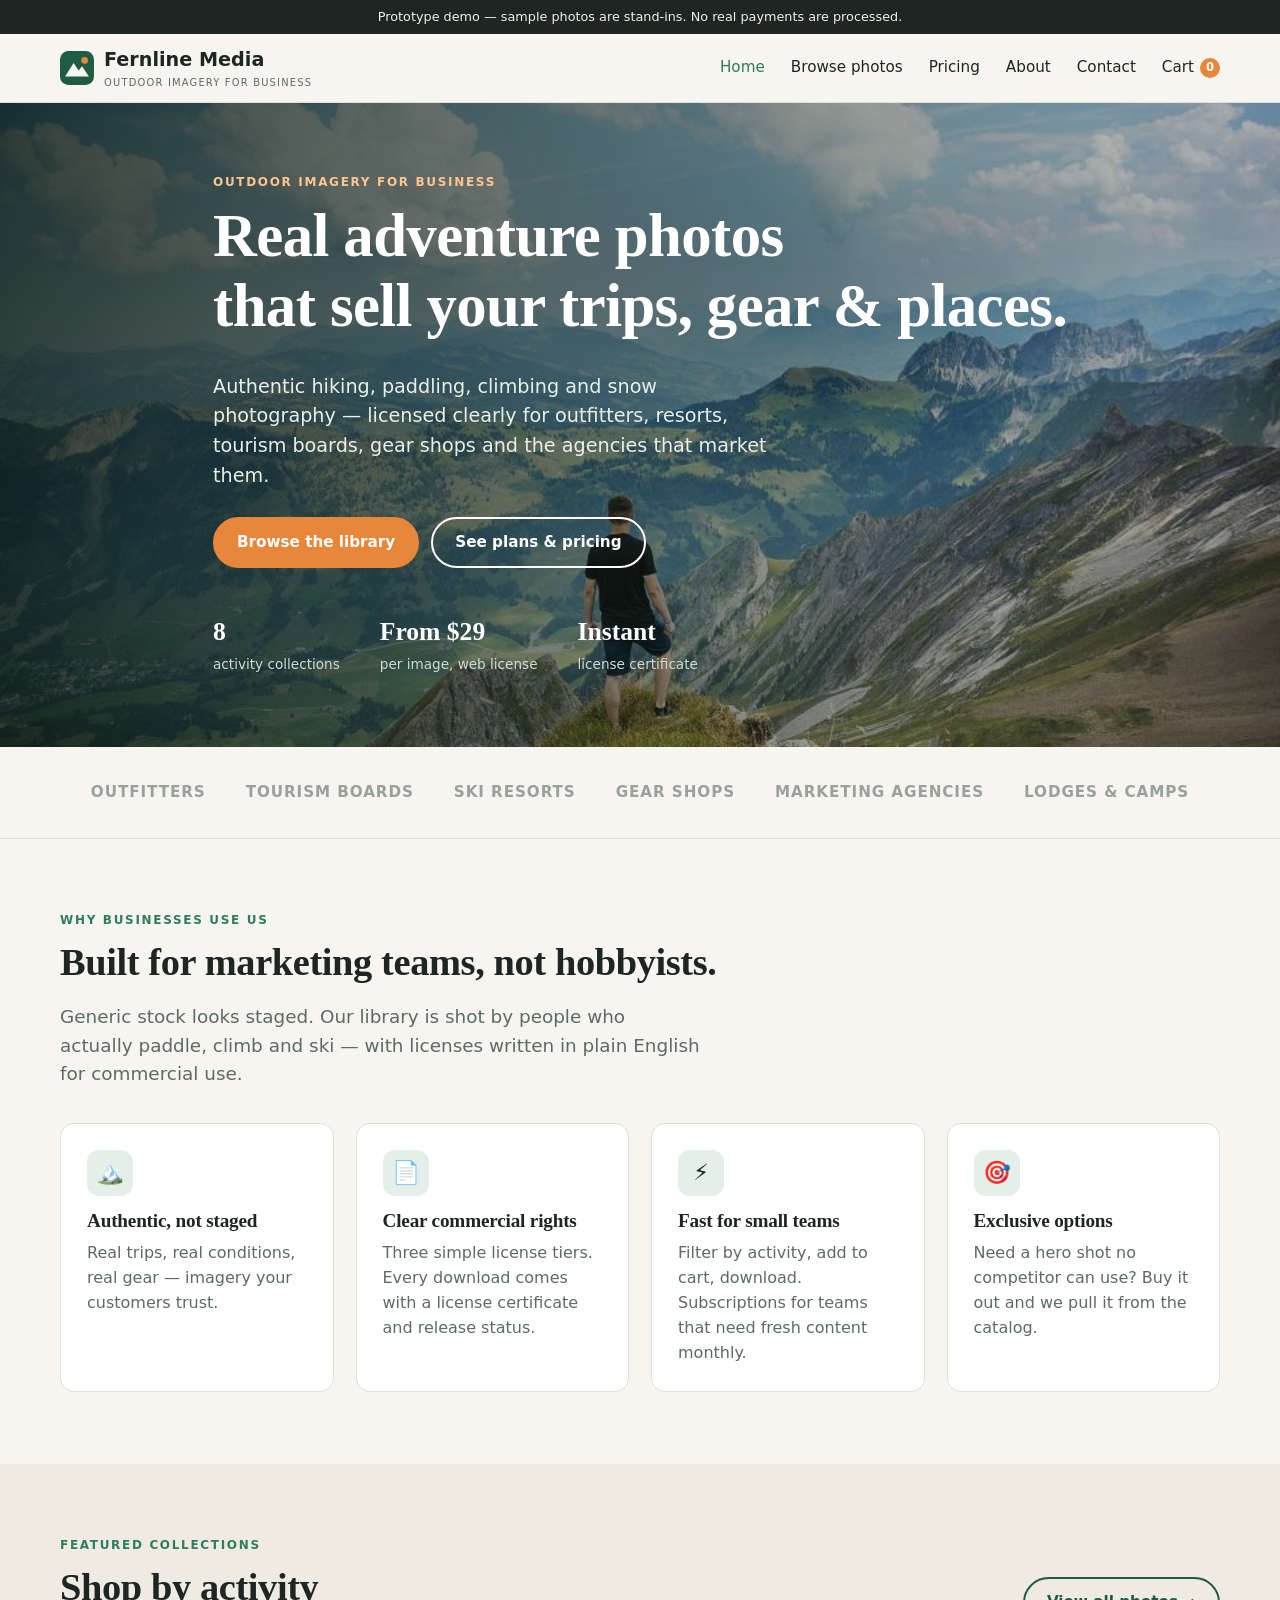
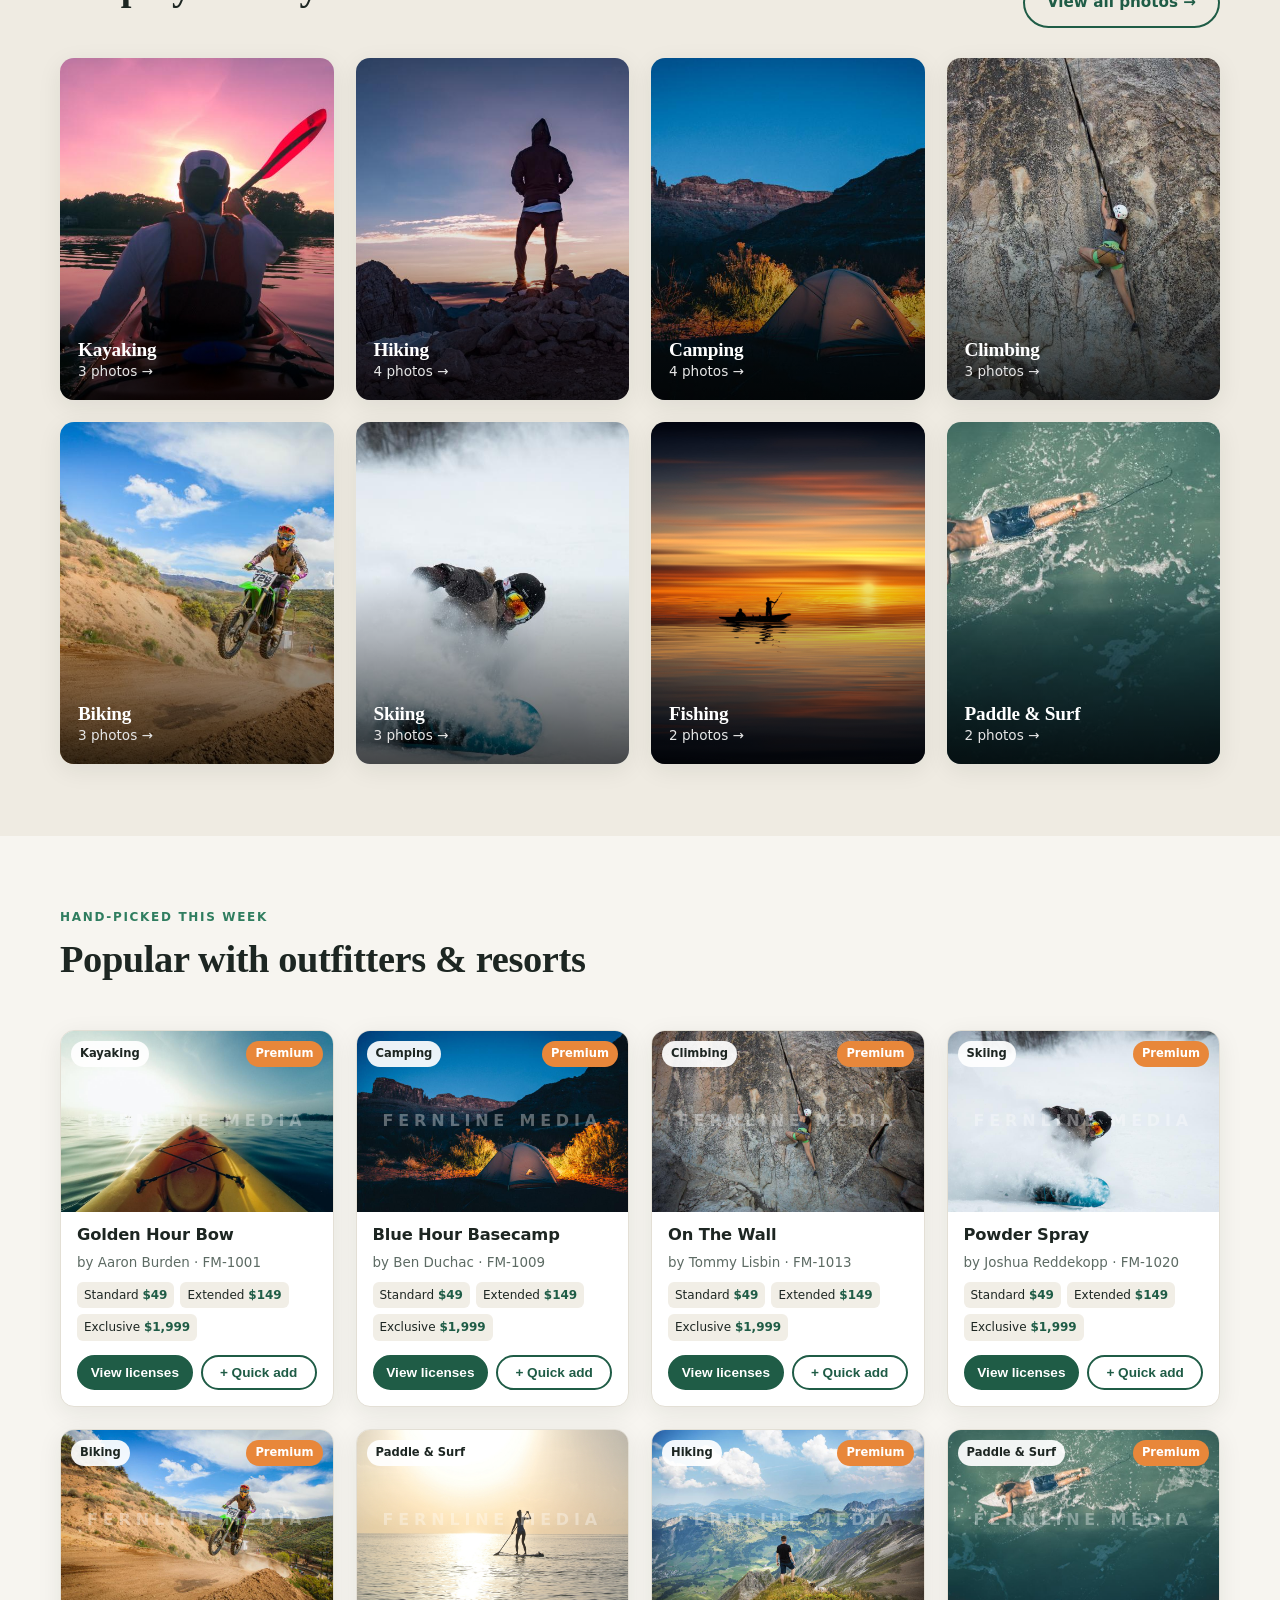
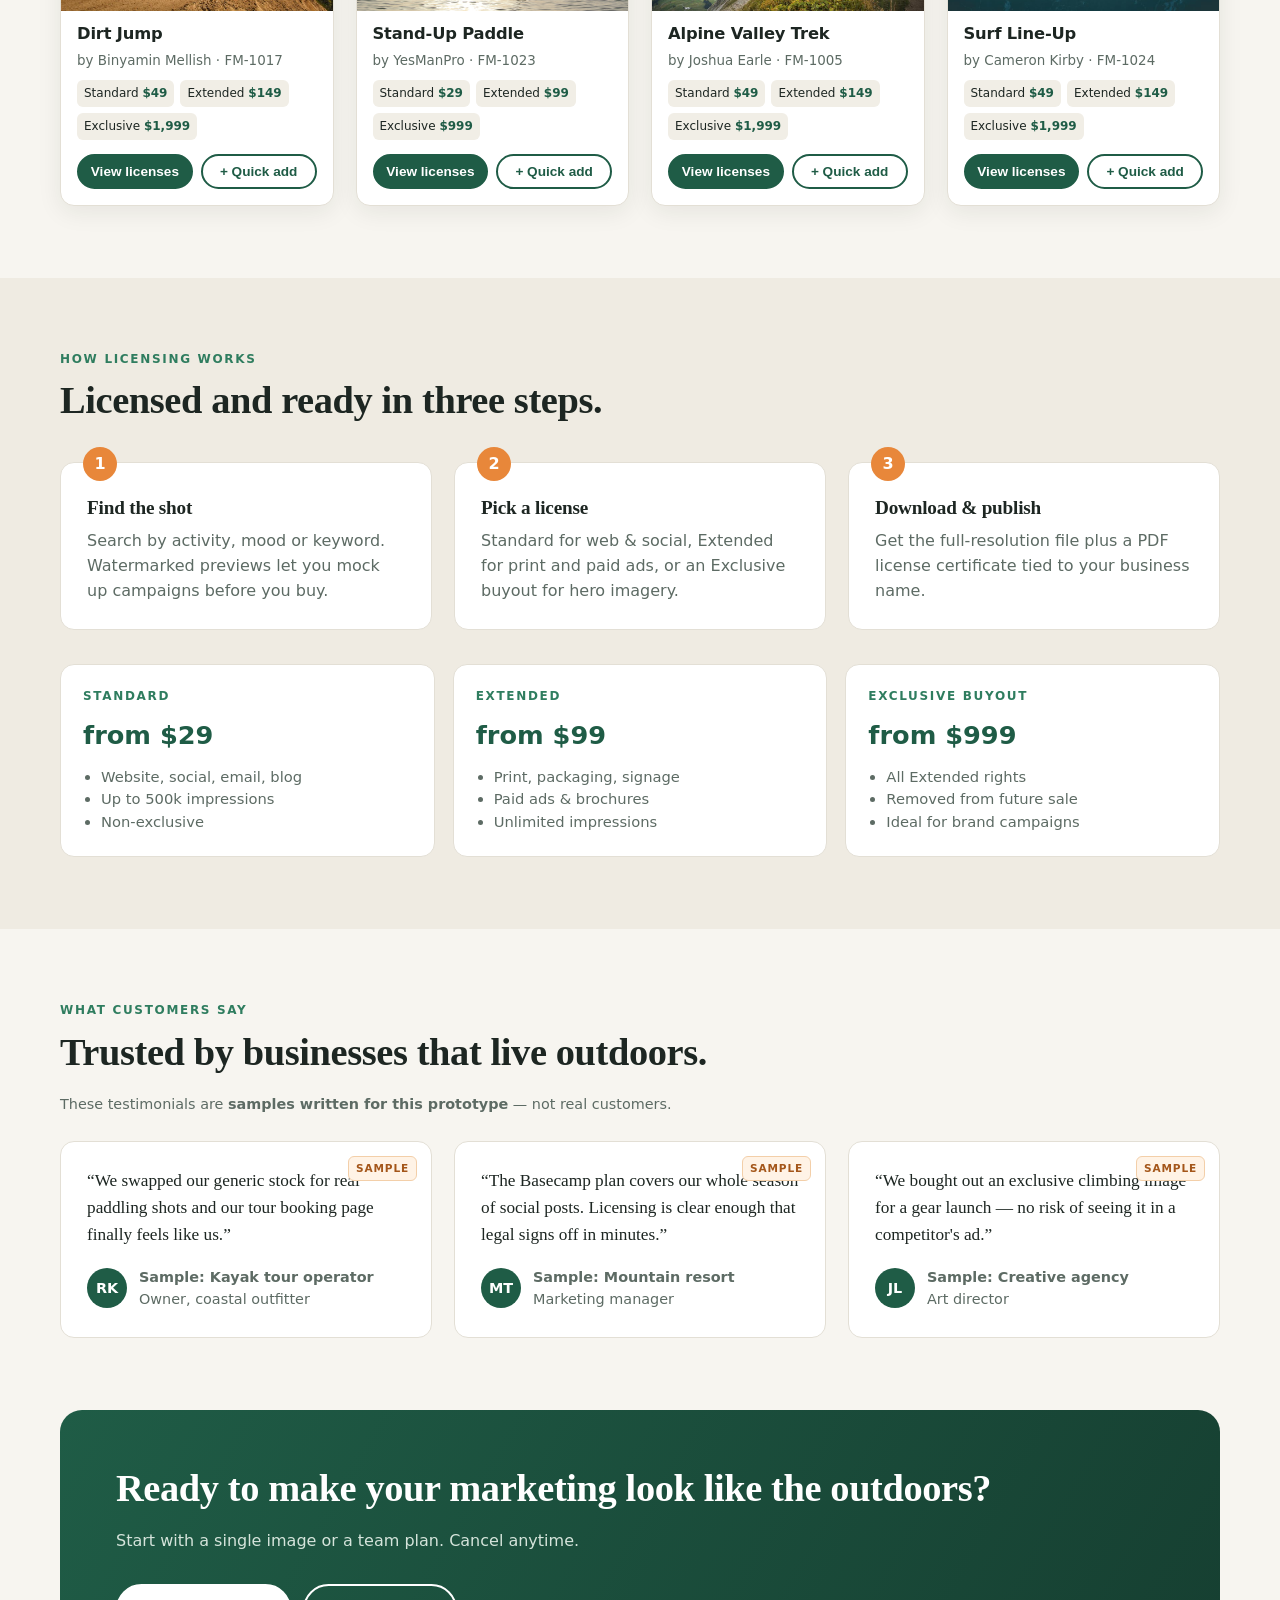
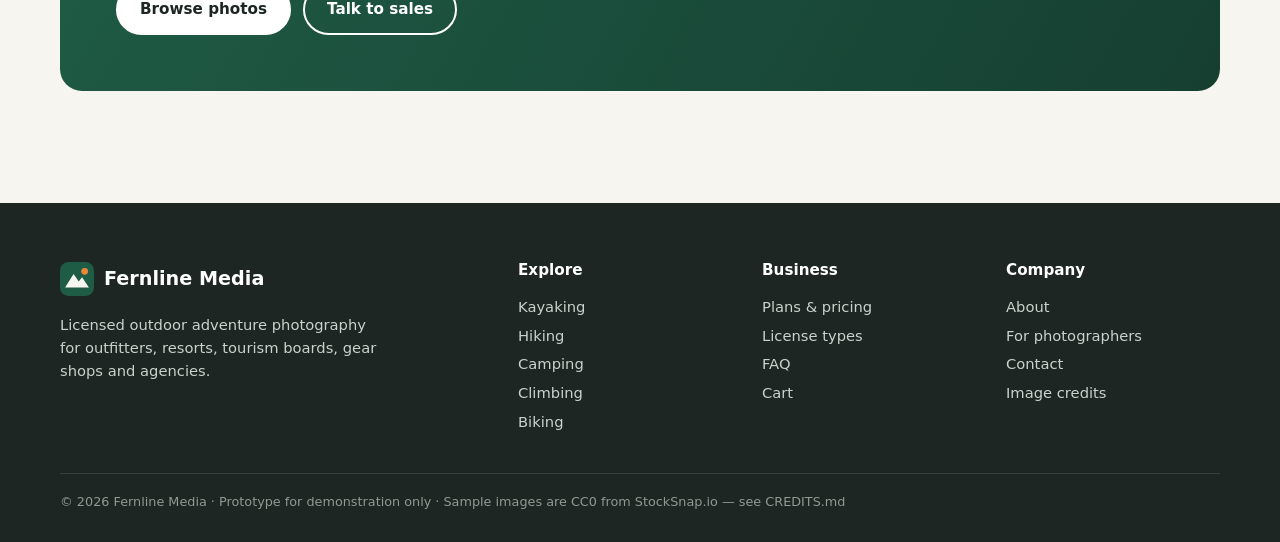
<file: index.html>
<!doctype html><html lang="en"><head><meta charset="utf-8"><meta name="viewport" content="width=device-width,initial-scale=1">
<title>Fernline Media — Outdoor adventure photos licensed for business</title>
<meta name="description" content="License authentic hiking, camping, kayaking, climbing, biking, skiing and fishing photos for your business.">
<link rel="icon" href="images/favicon.svg"><link rel="stylesheet" href="css/style.css"></head>
<body data-page="home">
<section class="hero"><div class="hero-bg" style="background-image:url(images/hiking-05.jpg)"></div>
 <div class="container">
  <span class="eyebrow">Outdoor imagery for business</span>
  <h1>Real adventure photos<br>that sell your trips, gear&nbsp;&amp;&nbsp;places.</h1>
  <p>Authentic hiking, paddling, climbing and snow photography — licensed clearly for outfitters, resorts, tourism boards, gear shops and the agencies that market them.</p>
  <div class="hero-cta"><a class="btn accent" href="gallery.html">Browse the library</a><a class="btn light ghost" href="pricing.html">See plans &amp; pricing</a></div>
  <div class="hero-stats"><div><b>8</b><span>activity collections</span></div><div><b>From $29</b><span>per image, web license</span></div><div><b>Instant</b><span>license certificate</span></div></div>
 </div></section>

<section class="section" style="padding:34px 0;border-bottom:1px solid var(--line)"><div class="container"><div class="logos"><span>OUTFITTERS</span><span>TOURISM BOARDS</span><span>SKI RESORTS</span><span>GEAR SHOPS</span><span>MARKETING AGENCIES</span><span>LODGES &amp; CAMPS</span></div></div></section>

<section class="section"><div class="container">
 <span class="eyebrow">Why businesses use us</span><h2>Built for marketing teams, not hobbyists.</h2>
 <p class="lead">Generic stock looks staged. Our library is shot by people who actually paddle, climb and ski — with licenses written in plain English for commercial use.</p>
 <div class="grid g4" style="margin-top:34px">
  <div class="value"><div class="ic">🏔️</div><h3>Authentic, not staged</h3><p>Real trips, real conditions, real gear — imagery your customers trust.</p></div>
  <div class="value"><div class="ic">📄</div><h3>Clear commercial rights</h3><p>Three simple license tiers. Every download comes with a license certificate and release status.</p></div>
  <div class="value"><div class="ic">⚡</div><h3>Fast for small teams</h3><p>Filter by activity, add to cart, download. Subscriptions for teams that need fresh content monthly.</p></div>
  <div class="value"><div class="ic">🎯</div><h3>Exclusive options</h3><p>Need a hero shot no competitor can use? Buy it out and we pull it from the catalog.</p></div>
 </div></div></section>

<section class="section alt"><div class="container">
 <div class="section-head"><div><span class="eyebrow">Featured collections</span><h2>Shop by activity</h2></div><a class="btn ghost" href="gallery.html">View all photos →</a></div>
 <div class="grid g4" id="collections"></div>
</div></section>

<section class="section"><div class="container">
 <div class="section-head"><div><span class="eyebrow">Hand-picked this week</span><h2>Popular with outfitters &amp; resorts</h2></div></div>
 <div class="photo-grid" id="featured"></div>
</div></section>

<section class="section alt" id="how"><div class="container">
 <span class="eyebrow">How licensing works</span><h2>Licensed and ready in three steps.</h2>
 <div class="grid g3 steps" style="margin-top:40px">
  <div class="step"><h3>Find the shot</h3><p>Search by activity, mood or keyword. Watermarked previews let you mock up campaigns before you buy.</p></div>
  <div class="step"><h3>Pick a license</h3><p>Standard for web &amp; social, Extended for print and paid ads, or an Exclusive buyout for hero imagery.</p></div>
  <div class="step"><h3>Download &amp; publish</h3><p>Get the full-resolution file plus a PDF license certificate tied to your business name.</p></div>
 </div>
 <div class="tier-strip">
  <div class="tier"><span class="eyebrow">Standard</span><div class="price">from $29</div><ul><li>Website, social, email, blog</li><li>Up to 500k impressions</li><li>Non-exclusive</li></ul></div>
  <div class="tier"><span class="eyebrow">Extended</span><div class="price">from $99</div><ul><li>Print, packaging, signage</li><li>Paid ads &amp; brochures</li><li>Unlimited impressions</li></ul></div>
  <div class="tier"><span class="eyebrow">Exclusive buyout</span><div class="price">from $999</div><ul><li>All Extended rights</li><li>Removed from future sale</li><li>Ideal for brand campaigns</li></ul></div>
 </div>
</div></section>

<section class="section"><div class="container">
 <span class="eyebrow">What customers say</span><h2>Trusted by businesses that live outdoors.</h2>
 <p style="color:var(--muted);font-size:.9rem">These testimonials are <b>samples written for this prototype</b> — not real customers.</p>
 <div class="grid g3" style="margin-top:26px">
  <div class="quote"><span class="sample-tag">Sample</span><p>“We swapped our generic stock for real paddling shots and our tour booking page finally feels like us.”</p><div class="who"><div class="av">RK</div><div><b>Sample: Kayak tour operator</b><br>Owner, coastal outfitter</div></div></div>
  <div class="quote"><span class="sample-tag">Sample</span><p>“The Basecamp plan covers our whole season of social posts. Licensing is clear enough that legal signs off in minutes.”</p><div class="who"><div class="av">MT</div><div><b>Sample: Mountain resort</b><br>Marketing manager</div></div></div>
  <div class="quote"><span class="sample-tag">Sample</span><p>“We bought out an exclusive climbing image for a gear launch — no risk of seeing it in a competitor's ad.”</p><div class="who"><div class="av">JL</div><div><b>Sample: Creative agency</b><br>Art director</div></div></div>
 </div></div></section>

<section class="section" style="padding-top:0"><div class="container"><div class="cta-band">
 <div><h2 style="color:#fff">Ready to make your marketing look like the outdoors?</h2><p>Start with a single image or a team plan. Cancel anytime.</p></div>
 <div style="display:flex;gap:12px;flex-wrap:wrap"><a class="btn light" href="gallery.html">Browse photos</a><a class="btn light ghost" href="contact.html">Talk to sales</a></div>
</div></div></section>

<script src="js/data.js"></script><script src="js/app.js"></script>
<script>
document.addEventListener("DOMContentLoaded",()=>{
 const cover={kayaking:"kayaking-03",hiking:"hiking-04",camping:"camping-09",climbing:"climbing-13",biking:"biking-17",skiing:"skiing-20",fishing:"fishing-21",water:"water-24"};
 document.getElementById("collections").innerHTML=Object.entries(TL.ACTIVITIES).map(([k,v])=>{
  const n=PHOTOS.filter(p=>p.activity===k).length;
  return `<a class="collection" href="gallery.html?activity=${k}"><img src="images/${cover[k]}.jpg" alt="${v} collection" loading="lazy"><div class="ov"><h3>${v}</h3><span>${n} photos →</span></div></a>`}).join("");
 const feat=["FM-1001","FM-1009","FM-1013","FM-1020","FM-1017","FM-1023","FM-1005","FM-1024"];
 document.getElementById("featured").innerHTML=feat.map(id=>TL.card(TL.photoById(id))).join("");
});
</script></body></html>
</file>
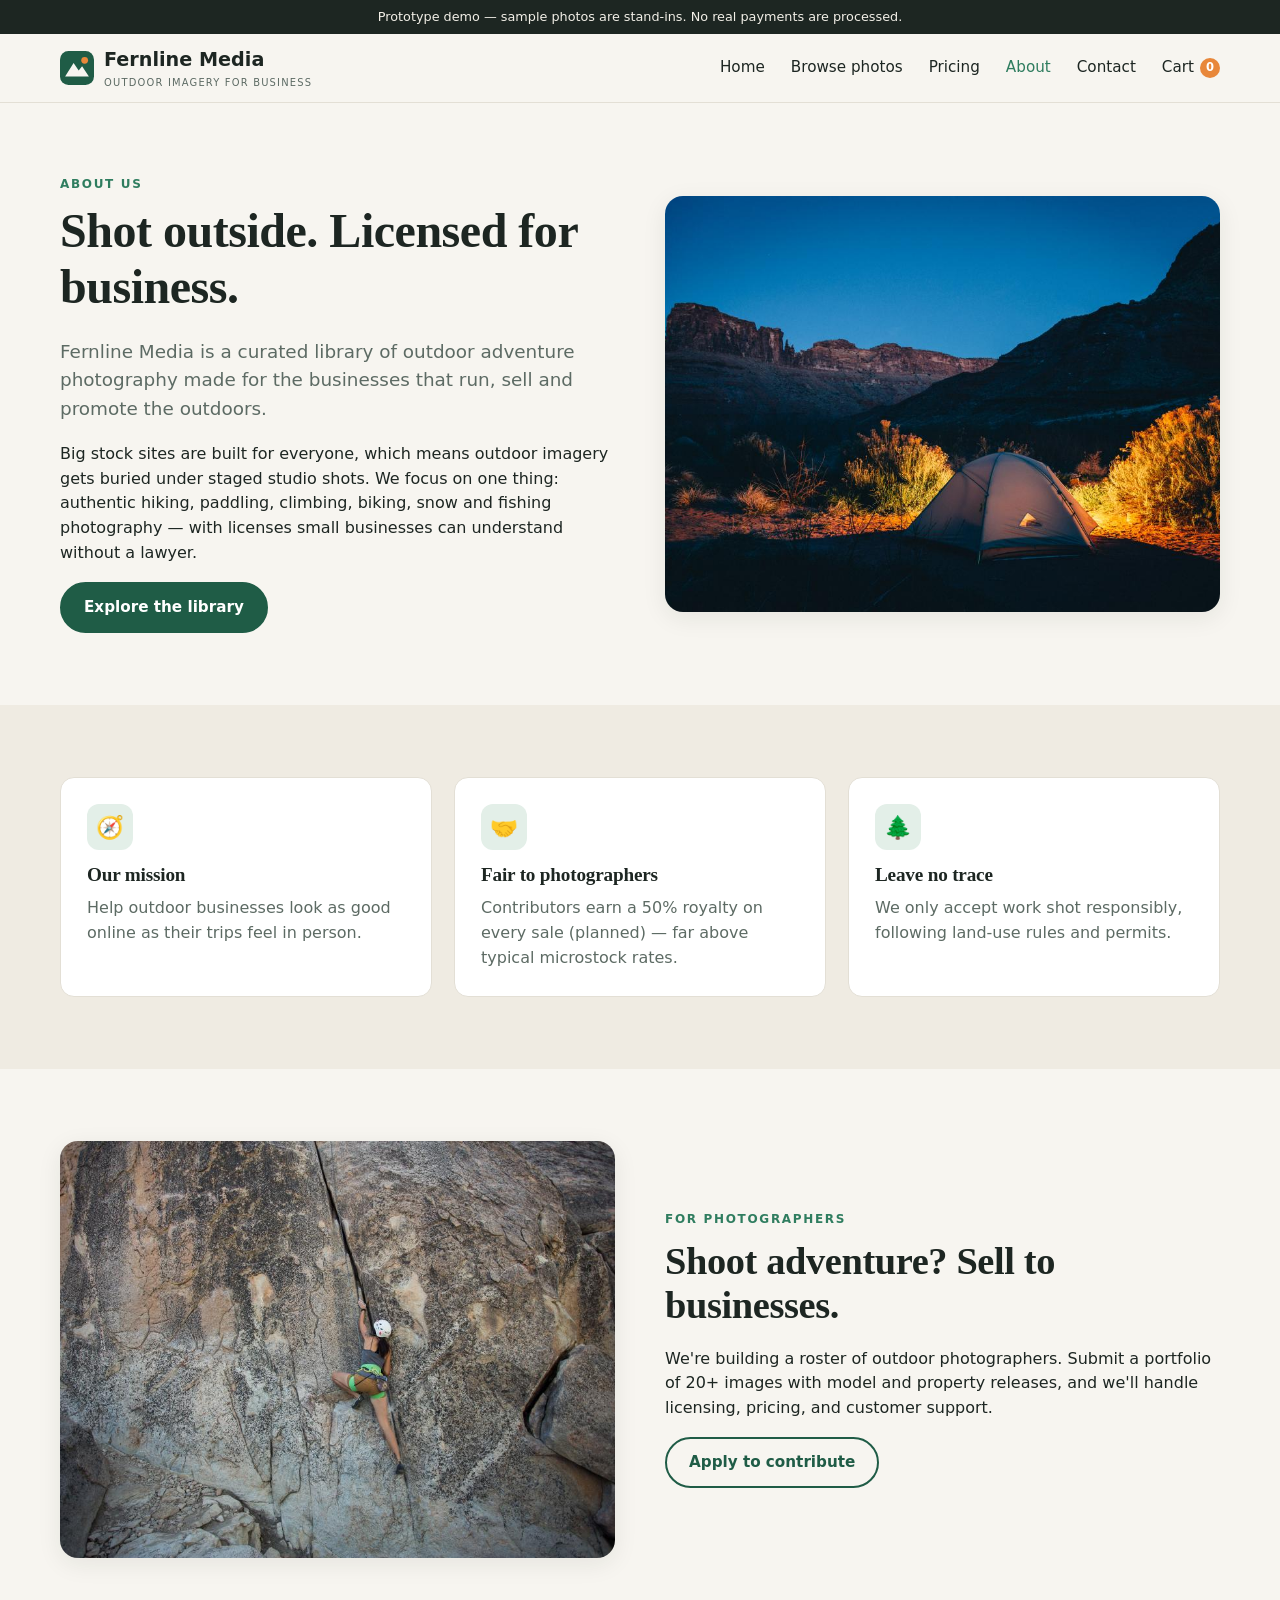
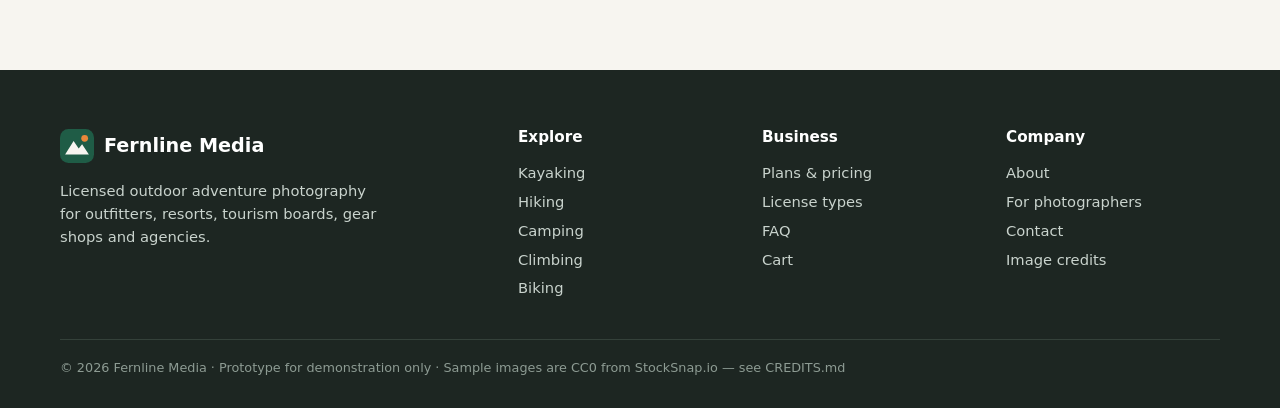
<file: about.html>
<!doctype html><html lang="en"><head><meta charset="utf-8"><meta name="viewport" content="width=device-width,initial-scale=1">
<title>About — Fernline Media</title><link rel="icon" href="images/favicon.svg"><link rel="stylesheet" href="css/style.css"></head>
<body data-page="about">
<section class="section"><div class="container split">
 <div><span class="eyebrow">About us</span><h1 style="font-size:clamp(2rem,4vw,3rem)">Shot outside. Licensed for business.</h1>
 <p class="lead">Fernline Media is a curated library of outdoor adventure photography made for the businesses that run, sell and promote the outdoors.</p>
 <p>Big stock sites are built for everyone, which means outdoor imagery gets buried under staged studio shots. We focus on one thing: authentic hiking, paddling, climbing, biking, snow and fishing photography — with licenses small businesses can understand without a lawyer.</p>
 <a class="btn" href="gallery.html">Explore the library</a></div>
 <img src="images/camping-09.jpg" alt="Tent glowing beneath mountains at twilight">
</div></section>
<section class="section alt"><div class="container">
 <div class="grid g3">
  <div class="value"><div class="ic">🧭</div><h3>Our mission</h3><p>Help outdoor businesses look as good online as their trips feel in person.</p></div>
  <div class="value"><div class="ic">🤝</div><h3>Fair to photographers</h3><p>Contributors earn a 50% royalty on every sale (planned) — far above typical microstock rates.</p></div>
  <div class="value"><div class="ic">🌲</div><h3>Leave no trace</h3><p>We only accept work shot responsibly, following land-use rules and permits.</p></div>
 </div></div></section>
<section class="section" id="photographers"><div class="container split">
 <img src="images/climbing-13.jpg" alt="Rock climber on a steep face">
 <div><span class="eyebrow">For photographers</span><h2>Shoot adventure? Sell to businesses.</h2>
 <p>We're building a roster of outdoor photographers. Submit a portfolio of 20+ images with model and property releases, and we'll handle licensing, pricing, and customer support.</p>
 <a class="btn ghost" href="contact.html?topic=photographer">Apply to contribute</a></div>
</div></section>
<script src="js/data.js"></script><script src="js/app.js"></script></body></html>
</file>
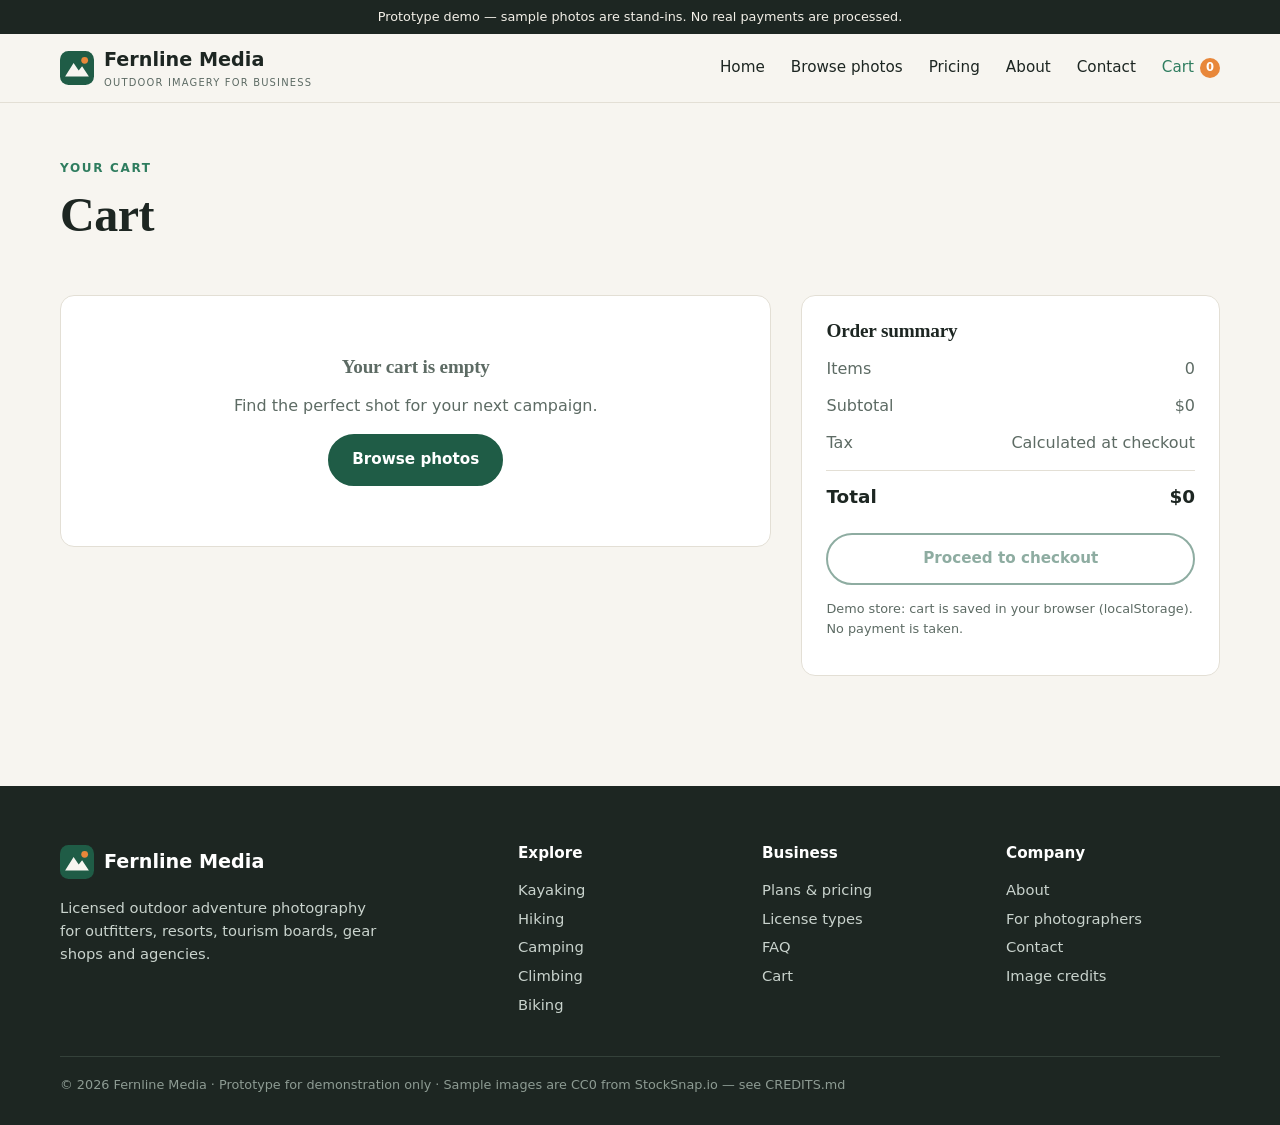
<file: cart.html>
<!doctype html><html lang="en"><head><meta charset="utf-8"><meta name="viewport" content="width=device-width,initial-scale=1">
<title>Cart — Fernline Media</title><link rel="icon" href="images/favicon.svg"><link rel="stylesheet" href="css/style.css"></head>
<body data-page="cart">
<section class="page-head"><div class="container"><span class="eyebrow">Your cart</span><h1 style="font-size:clamp(2rem,4vw,3rem)">Cart</h1></div></section>
<section style="padding-bottom:70px"><div class="container"><div class="cart-layout">
 <div id="items"></div>
 <aside class="summary" id="summary"></aside>
</div></div></section>
<script src="js/data.js"></script><script src="js/app.js"></script>
<script>
function drawCart(){
 const c=TL.cart.get(),el=document.getElementById("items");
 if(!c.length){el.innerHTML=`<div class="empty" style="background:#fff;border-radius:14px;border:1px solid var(--line)"><h3>Your cart is empty</h3><p>Find the perfect shot for your next campaign.</p><a class="btn" href="gallery.html">Browse photos</a></div>`}
 else el.innerHTML=c.map((i,idx)=>{
  if(i.type==="plan"){const p=TL.PLANS[i.id];return `<div class="cart-item"><div style="width:120px;height:80px;border-radius:8px;background:linear-gradient(135deg,#1f5c46,#e8873a);display:grid;place-items:center;color:#fff;font-weight:800">PLAN</div>
   <div><b>${p.name} subscription</b><div style="color:var(--muted);font-size:.88rem">${p.dl} · billed ${i.billing}</div><button class="link-btn" data-rm="${idx}">Remove</button></div>
   <div class="amt"><b>${TL.money(TL.cart.lineTotal(i))}</b><div style="color:var(--muted);font-size:.8rem">${i.billing==="annual"?"/ year":"/ month"}</div></div></div>`}
  const p=TL.photoById(i.id);if(!p)return"";
  return `<div class="cart-item"><img src="${p.img}" alt="${p.title}"><div><b>${p.title}</b><div style="color:var(--muted);font-size:.85rem">${p.id} · by ${p.photographer}${p.premium?" · Premium":""}</div>
   <select data-lic="${idx}" aria-label="License">${Object.entries(TL.LICENSES).map(([k,l])=>`<option value="${k}" ${k===i.license?"selected":""}>${l.name} — ${TL.money(TL.priceFor(p,k))}</option>`).join("")}</select><br><button class="link-btn" data-rm="${idx}">Remove</button></div>
   <div class="amt"><b>${TL.money(TL.cart.lineTotal(i))}</b></div></div>`}).join("");
 const sub=TL.cart.total();
 document.getElementById("summary").innerHTML=`<h3>Order summary</h3><div class="line"><span>Items</span><span>${c.length}</span></div><div class="line"><span>Subtotal</span><span>${TL.money(sub)}</span></div><div class="line"><span>Tax</span><span>Calculated at checkout</span></div><div class="line total"><span>Total</span><span>${TL.money(sub)}</span></div>
  <a class="btn block ${c.length?"":"ghost"}" style="margin-top:16px;${c.length?"":"pointer-events:none;opacity:.5"}" href="checkout.html">Proceed to checkout</a>
  ${c.length?'<button class="link-btn" id="clear" style="margin-top:12px">Clear cart</button>':""}<p style="font-size:.8rem;color:var(--muted);margin-top:14px">Demo store: cart is saved in your browser (localStorage). No payment is taken.</p>`;
}
document.addEventListener("DOMContentLoaded",()=>{
 drawCart();
 document.body.addEventListener("click",e=>{const r=e.target.closest("[data-rm]");if(r){TL.cart.remove(+r.dataset.rm);drawCart()}if(e.target.id==="clear"){TL.cart.clear();drawCart()}});
 document.body.addEventListener("change",e=>{const s=e.target.closest("[data-lic]");if(s){const c=TL.cart.get();c[+s.dataset.lic].license=s.value;TL.cart.set(c);drawCart()}});
});
</script></body></html>
</file>
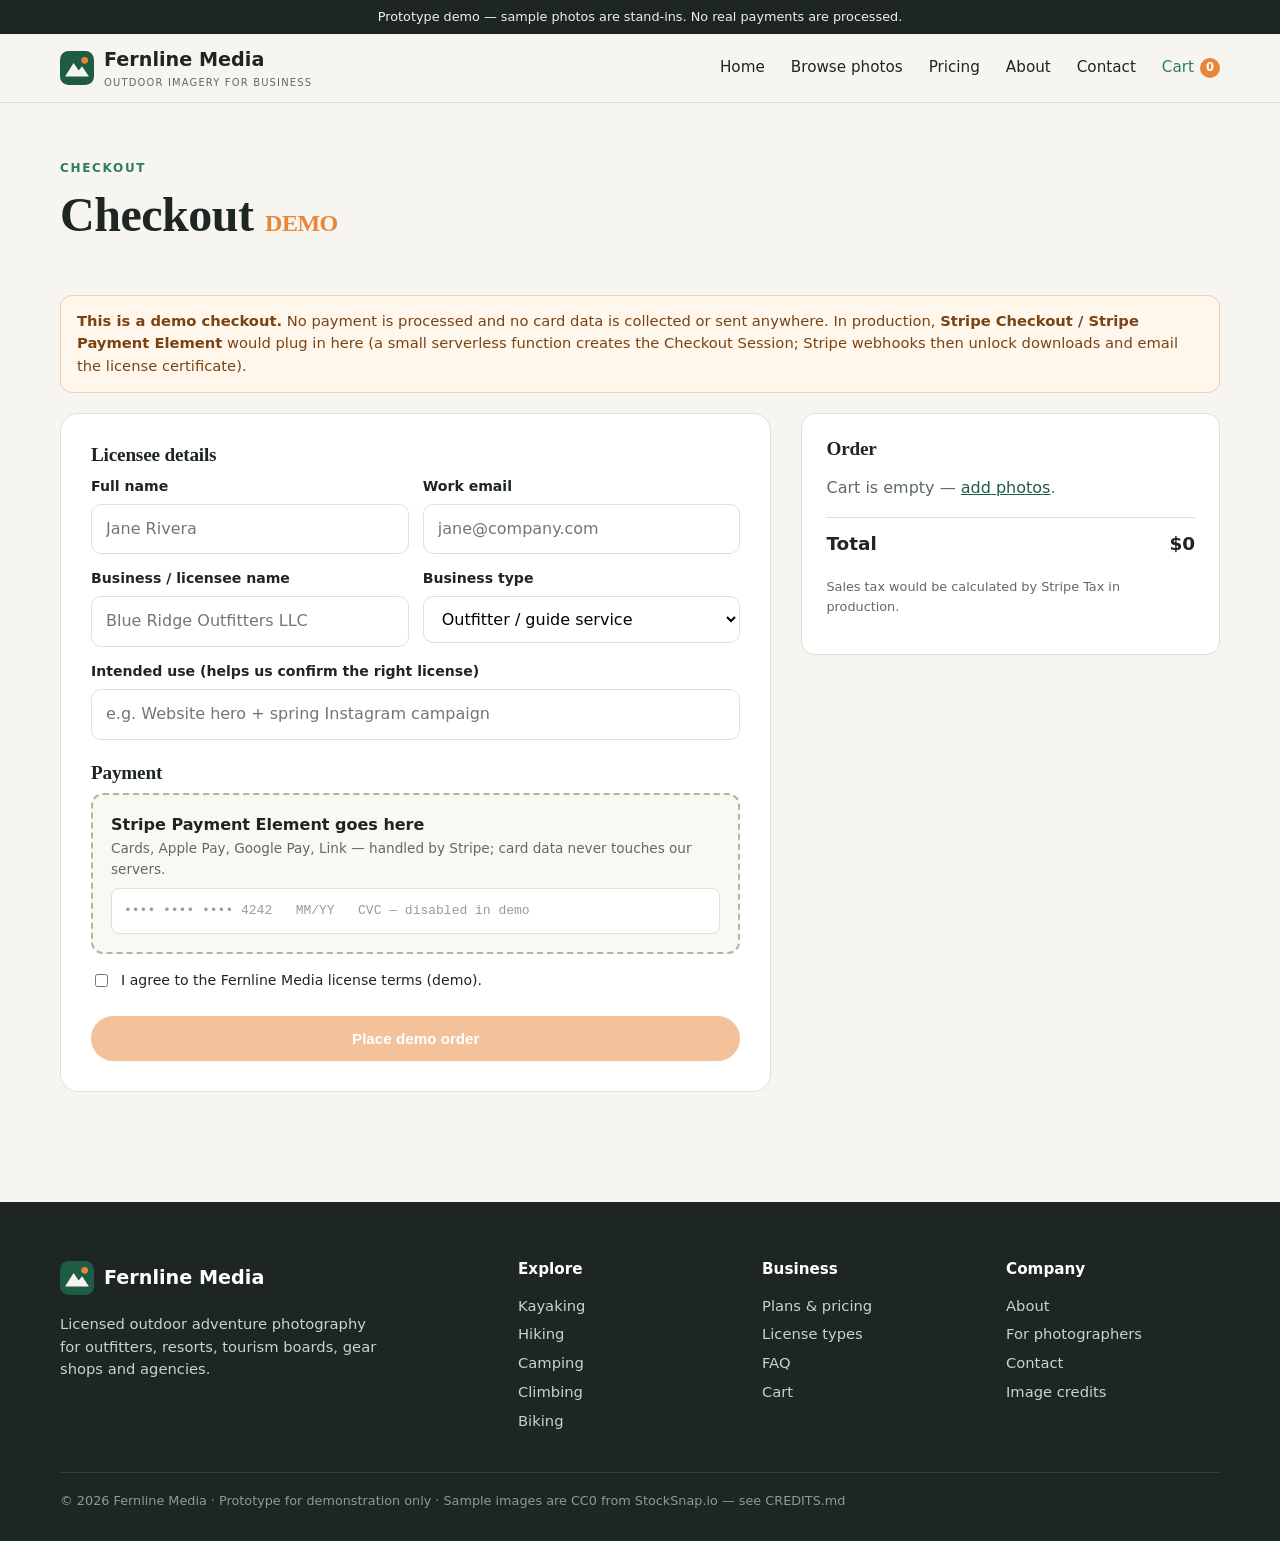
<file: checkout.html>
<!doctype html><html lang="en"><head><meta charset="utf-8"><meta name="viewport" content="width=device-width,initial-scale=1">
<title>Checkout (demo) — Fernline Media</title><link rel="icon" href="images/favicon.svg"><link rel="stylesheet" href="css/style.css"></head>
<body data-page="cart">
<section class="page-head"><div class="container"><span class="eyebrow">Checkout</span><h1 style="font-size:clamp(2rem,4vw,3rem)">Checkout <span style="font-size:.5em;color:var(--accent)">DEMO</span></h1></div></section>
<section style="padding-bottom:70px"><div class="container">
 <div class="notice"><b>This is a demo checkout.</b> No payment is processed and no card data is collected or sent anywhere. In production, <b>Stripe Checkout / Stripe Payment Element</b> would plug in here (a small serverless function creates the Checkout Session; Stripe webhooks then unlock downloads and email the license certificate).</div>
 <div class="cart-layout">
  <div>
   <div class="notice ok" id="done" hidden><b>Demo order placed!</b> In a live store you'd now get your full-resolution downloads and a PDF license certificate by email. Your cart has been cleared. <a href="gallery.html">Keep browsing →</a></div>
   <form id="co" class="contact-card">
    <h3>Licensee details</h3>
    <div class="two"><div class="field"><label>Full name</label><input required placeholder="Jane Rivera"></div><div class="field"><label>Work email</label><input type="email" required placeholder="jane@company.com"></div></div>
    <div class="two"><div class="field"><label>Business / licensee name</label><input required placeholder="Blue Ridge Outfitters LLC"></div><div class="field"><label>Business type</label><select><option>Outfitter / guide service</option><option>Resort / lodge</option><option>Tourism board</option><option>Gear retailer</option><option>Marketing agency (for a client)</option><option>Other</option></select></div></div>
    <div class="field"><label>Intended use (helps us confirm the right license)</label><input placeholder="e.g. Website hero + spring Instagram campaign"></div>
    <h3 style="margin-top:22px">Payment</h3>
    <div class="stripe-box"><b>Stripe Payment Element goes here</b><div style="font-size:.85rem;color:var(--muted)">Cards, Apple Pay, Google Pay, Link — handled by Stripe; card data never touches our servers.</div><div class="fake">•••• •••• •••• 4242 &nbsp; MM/YY &nbsp; CVC — disabled in demo</div></div>
    <label style="display:flex;gap:10px;align-items:flex-start;font-weight:500;margin-top:16px"><input type="checkbox" required style="width:auto;margin-top:4px">I agree to the Fernline Media license terms (demo).</label>
    <button class="btn block accent" style="margin-top:18px" type="submit" id="payBtn">Place demo order</button>
   </form>
  </div>
  <aside class="summary" id="sum"></aside>
 </div></div></section>
<script src="js/data.js"></script><script src="js/app.js"></script>
<script>
document.addEventListener("DOMContentLoaded",()=>{
 const c=TL.cart.get();
 const rows=c.map(i=>{const name=i.type==="plan"?`${TL.PLANS[i.id].name} plan (${i.billing})`:`${TL.photoById(i.id)?.title} · ${TL.LICENSES[i.license].name}`;return `<div class="line"><span>${name}</span><span>${TL.money(TL.cart.lineTotal(i))}</span></div>`}).join("");
 document.getElementById("sum").innerHTML=`<h3>Order</h3>${rows||'<p style="color:var(--muted)">Cart is empty — <a href="gallery.html">add photos</a>.</p>'}<div class="line total"><span>Total</span><span>${TL.money(TL.cart.total())}</span></div><p style="font-size:.8rem;color:var(--muted)">Sales tax would be calculated by Stripe Tax in production.</p>`;
 if(!c.length)document.getElementById("payBtn").disabled=true;
 document.getElementById("co").addEventListener("submit",e=>{e.preventDefault();TL.cart.clear();e.target.hidden=true;document.getElementById("done").hidden=false;document.getElementById("sum").innerHTML='<h3>Order</h3><p style="color:var(--muted)">Demo order complete.</p>'});
});
</script></body></html>
</file>
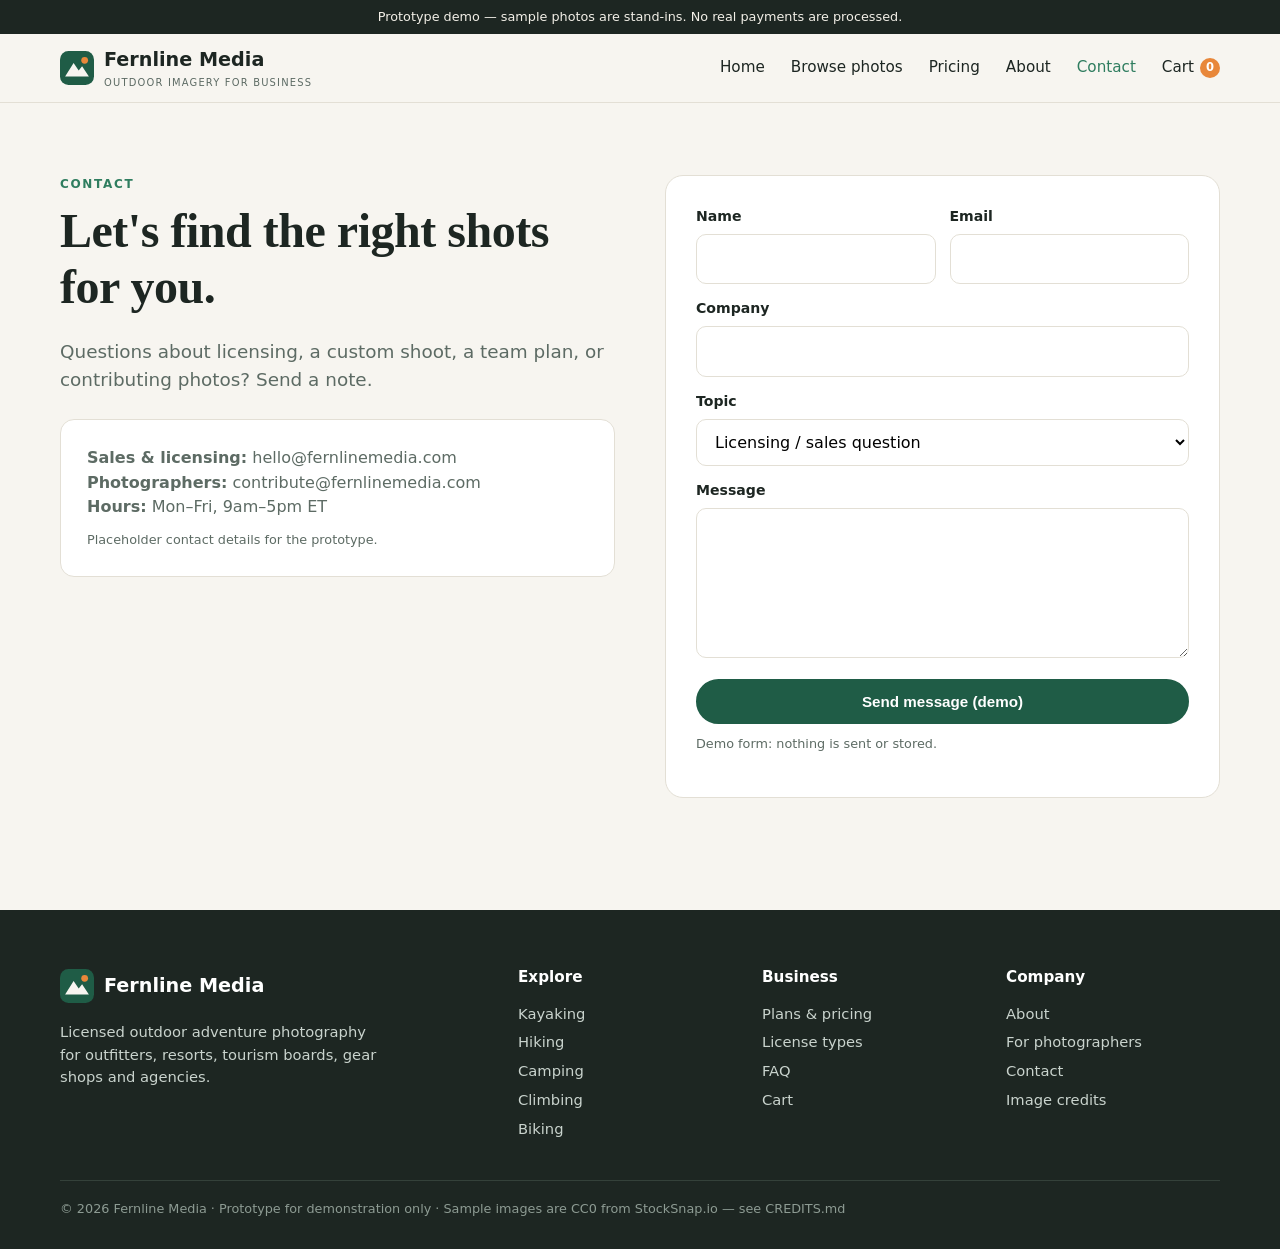
<file: contact.html>
<!doctype html><html lang="en"><head><meta charset="utf-8"><meta name="viewport" content="width=device-width,initial-scale=1">
<title>Contact — Fernline Media</title><link rel="icon" href="images/favicon.svg"><link rel="stylesheet" href="css/style.css"></head>
<body data-page="contact">
<section class="section"><div class="container split" style="align-items:start">
 <div><span class="eyebrow">Contact</span><h1 style="font-size:clamp(2rem,4vw,3rem)">Let's find the right shots for you.</h1>
 <p class="lead">Questions about licensing, a custom shoot, a team plan, or contributing photos? Send a note.</p>
 <div class="value" style="margin-top:24px"><p><b>Sales &amp; licensing:</b> hello@fernlinemedia.com<br><b>Photographers:</b> contribute@fernlinemedia.com<br><b>Hours:</b> Mon–Fri, 9am–5pm ET</p><p style="font-size:.8rem;margin-top:10px">Placeholder contact details for the prototype.</p></div></div>
 <div class="contact-card">
  <div class="notice ok form-ok" hidden><b>Thanks! (Demo)</b> This form isn't connected yet — in production it would post to a form service (e.g. Formspree, Netlify Forms) or your CRM.</div>
  <form data-demo>
   <div class="two"><div class="field"><label>Name</label><input required></div><div class="field"><label>Email</label><input type="email" required></div></div>
   <div class="field"><label>Company</label><input></div>
   <div class="field"><label>Topic</label><select id="topic"><option value="sales">Licensing / sales question</option><option value="plan">Team or agency plan</option><option value="custom">Custom shoot / exclusive</option><option value="photographer">I'm a photographer</option><option value="other">Other</option></select></div>
   <div class="field"><label>Message</label><textarea rows="5" required></textarea></div>
   <button class="btn block" type="submit">Send message (demo)</button>
   <p style="font-size:.8rem;color:var(--muted);margin-top:10px">Demo form: nothing is sent or stored.</p>
  </form>
 </div>
</div></section>
<script src="js/data.js"></script><script src="js/app.js"></script>
<script>const t=new URLSearchParams(location.search).get("topic");if(t)document.getElementById("topic").value=t;</script>
</body></html>
</file>
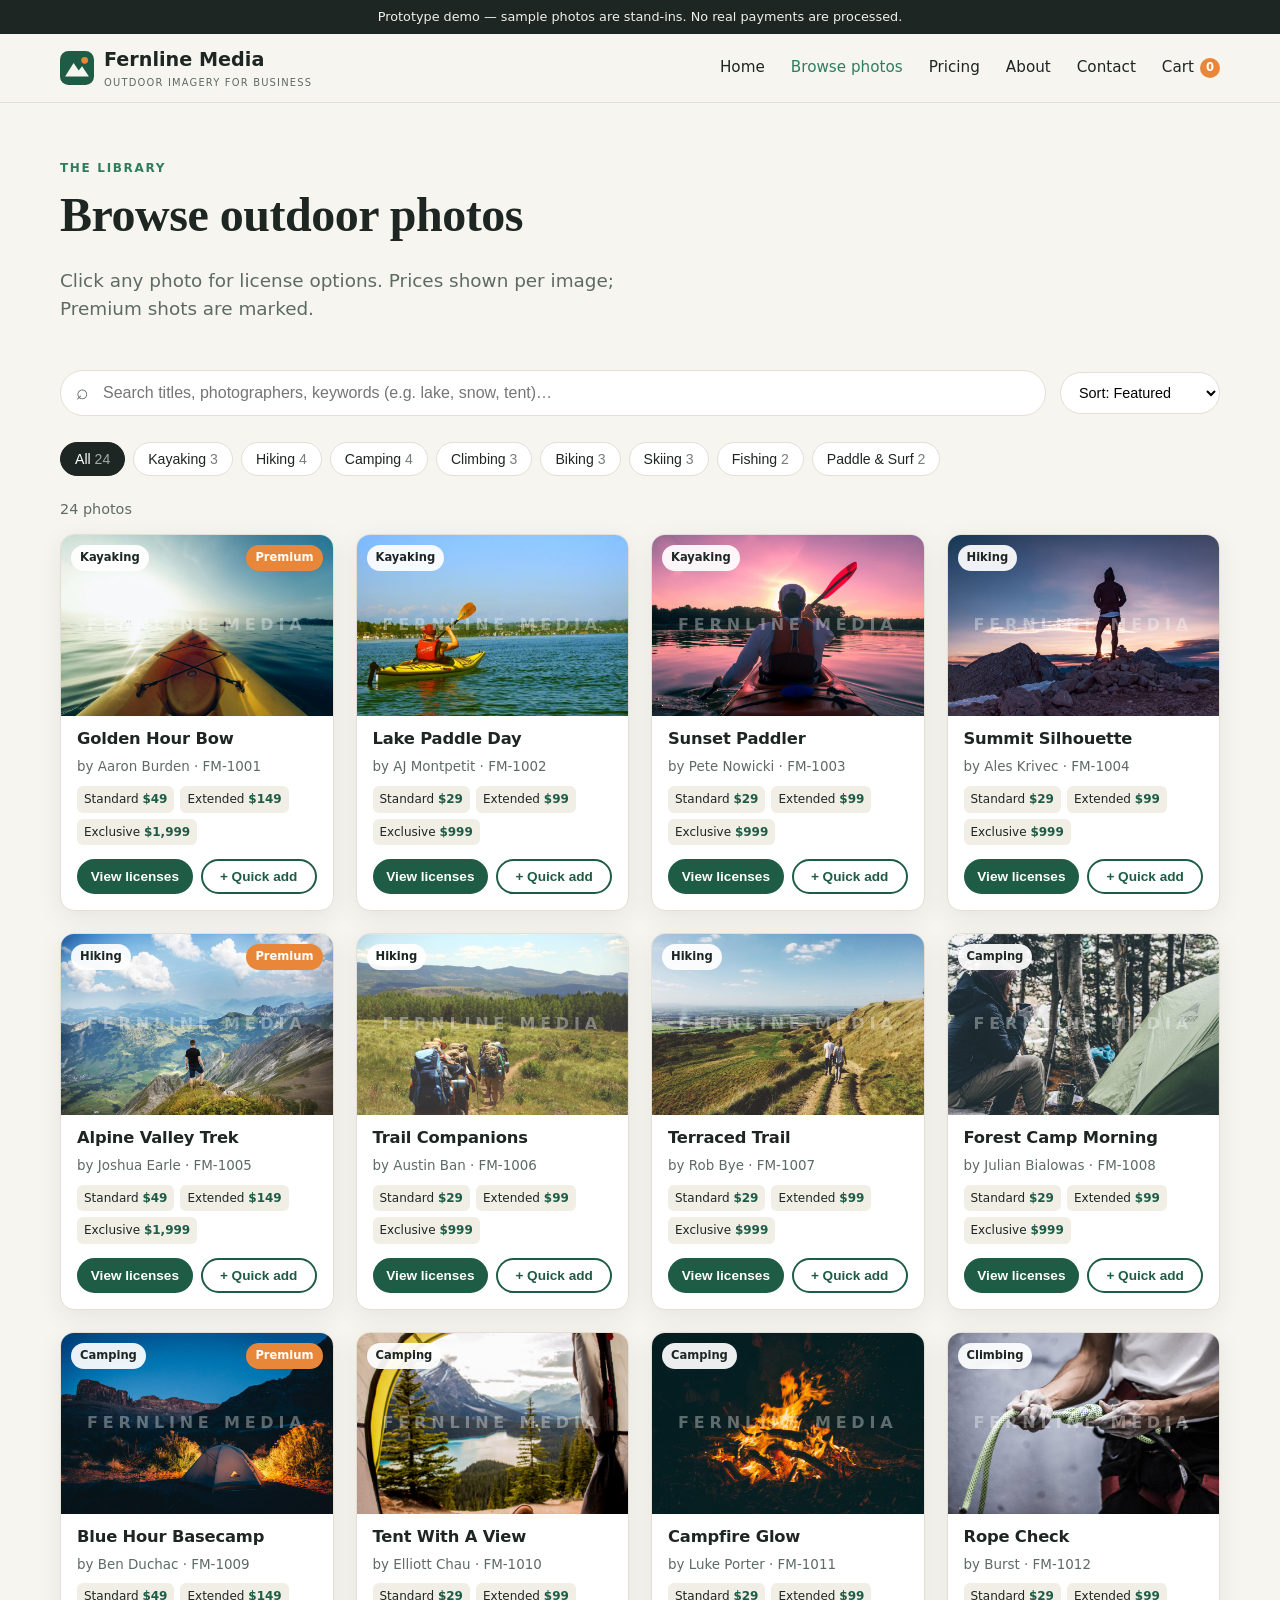
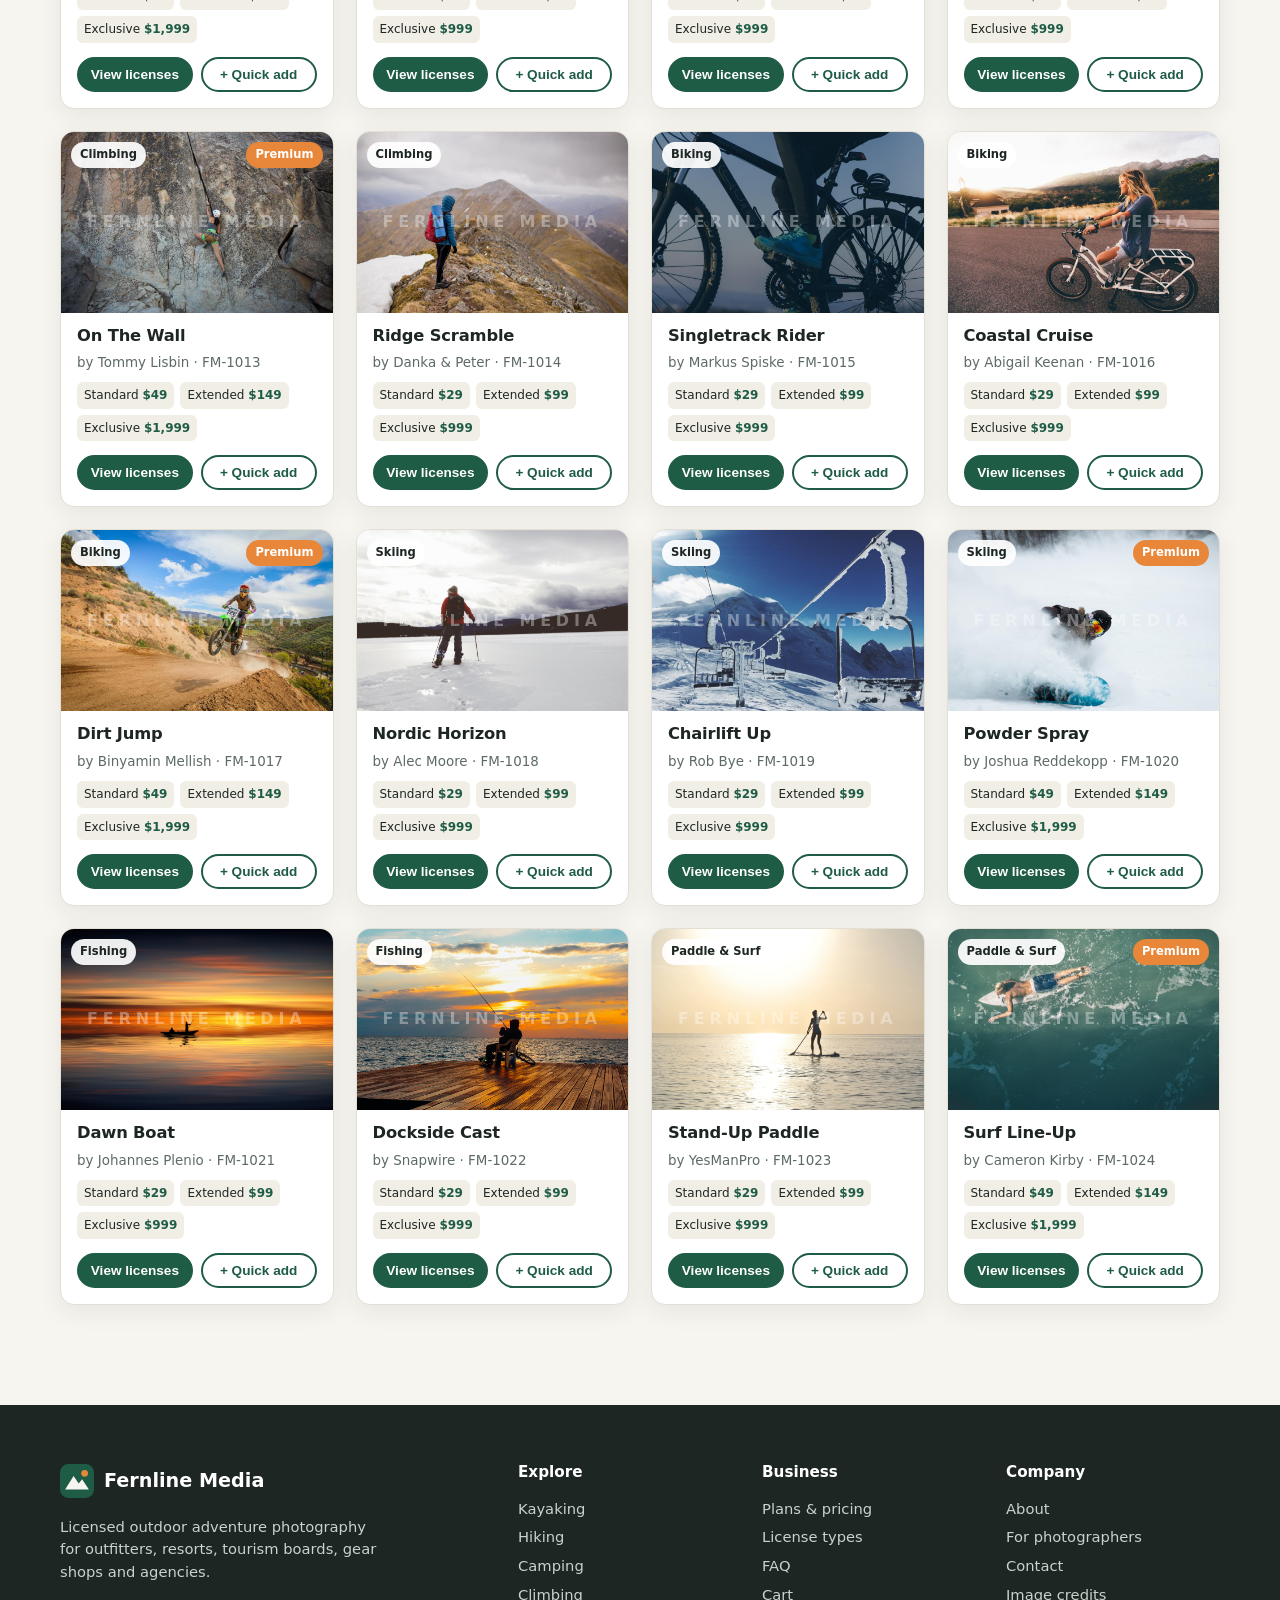
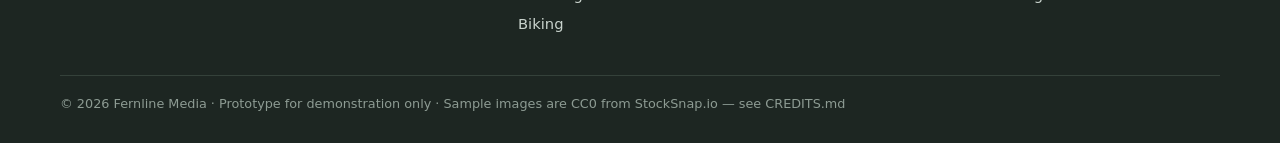
<file: gallery.html>
<!doctype html><html lang="en"><head><meta charset="utf-8"><meta name="viewport" content="width=device-width,initial-scale=1">
<title>Browse photos — Fernline Media</title><link rel="icon" href="images/favicon.svg"><link rel="stylesheet" href="css/style.css"></head>
<body data-page="gallery">
<section class="page-head"><div class="container">
 <span class="eyebrow">The library</span><h1 style="font-size:clamp(2rem,4vw,3rem)">Browse outdoor photos</h1>
 <p class="lead">Click any photo for license options. Prices shown per image; Premium shots are marked.</p>
</div></section>
<section style="padding-bottom:60px"><div class="container">
 <div class="toolbar">
  <div class="search"><input id="q" type="search" placeholder="Search titles, photographers, keywords (e.g. lake, snow, tent)…" aria-label="Search photos"></div>
  <select id="sort" aria-label="Sort"><option value="default">Sort: Featured</option><option value="price-asc">Price: low to high</option><option value="price-desc">Price: high to low</option><option value="title">Title A–Z</option></select>
 </div>
 <div class="chips" id="chips" style="margin-bottom:22px"></div>
 <div class="result-count" id="count"></div>
 <div class="photo-grid" id="grid"></div>
 <div class="empty" id="empty" hidden>No photos match. Try another activity or keyword.</div>
</div></section>
<script src="js/data.js"></script><script src="js/app.js"></script>
<script>
document.addEventListener("DOMContentLoaded",()=>{
 const params=new URLSearchParams(location.search);
 let act=params.get("activity")||"all";
 const q=document.getElementById("q");q.value=params.get("q")||"";
 const chips=document.getElementById("chips");
 const acts=[["all","All"],...Object.entries(TL.ACTIVITIES)];
 function drawChips(){chips.innerHTML=acts.map(([k,v])=>{const n=k==="all"?PHOTOS.length:PHOTOS.filter(p=>p.activity===k).length;return `<button class="chip ${act===k?"active":""}" data-act="${k}">${v} <span style="opacity:.6">${n}</span></button>`}).join("")}
 function render(){
  const term=q.value.trim().toLowerCase();
  let list=PHOTOS.filter(p=>(act==="all"||p.activity===act)&&(!term||[p.title,p.desc,p.photographer,p.activity,TL.ACTIVITIES[p.activity],p.id,...p.tags].join(" ").toLowerCase().includes(term)));
  const s=document.getElementById("sort").value;
  if(s==="price-asc")list.sort((a,b)=>a.premium-b.premium);if(s==="price-desc")list.sort((a,b)=>b.premium-a.premium);if(s==="title")list.sort((a,b)=>a.title.localeCompare(b.title));
  document.getElementById("grid").innerHTML=list.map(TL.card).join("");
  document.getElementById("empty").hidden=list.length>0;
  document.getElementById("count").textContent=`${list.length} photo${list.length===1?"":"s"}${act!=="all"?" in "+TL.ACTIVITIES[act]:""}${term?` matching “${q.value.trim()}”`:""}`;
  const u=new URLSearchParams();if(act!=="all")u.set("activity",act);if(term)u.set("q",q.value.trim());
  history.replaceState(null,"",location.pathname+(u.toString()?"?"+u:"")+location.hash);
 }
 chips.addEventListener("click",e=>{const b=e.target.closest("[data-act]");if(!b)return;act=b.dataset.act;drawChips();render()});
 q.addEventListener("input",render);document.getElementById("sort").addEventListener("change",render);
 drawChips();render();
});
</script></body></html>
</file>
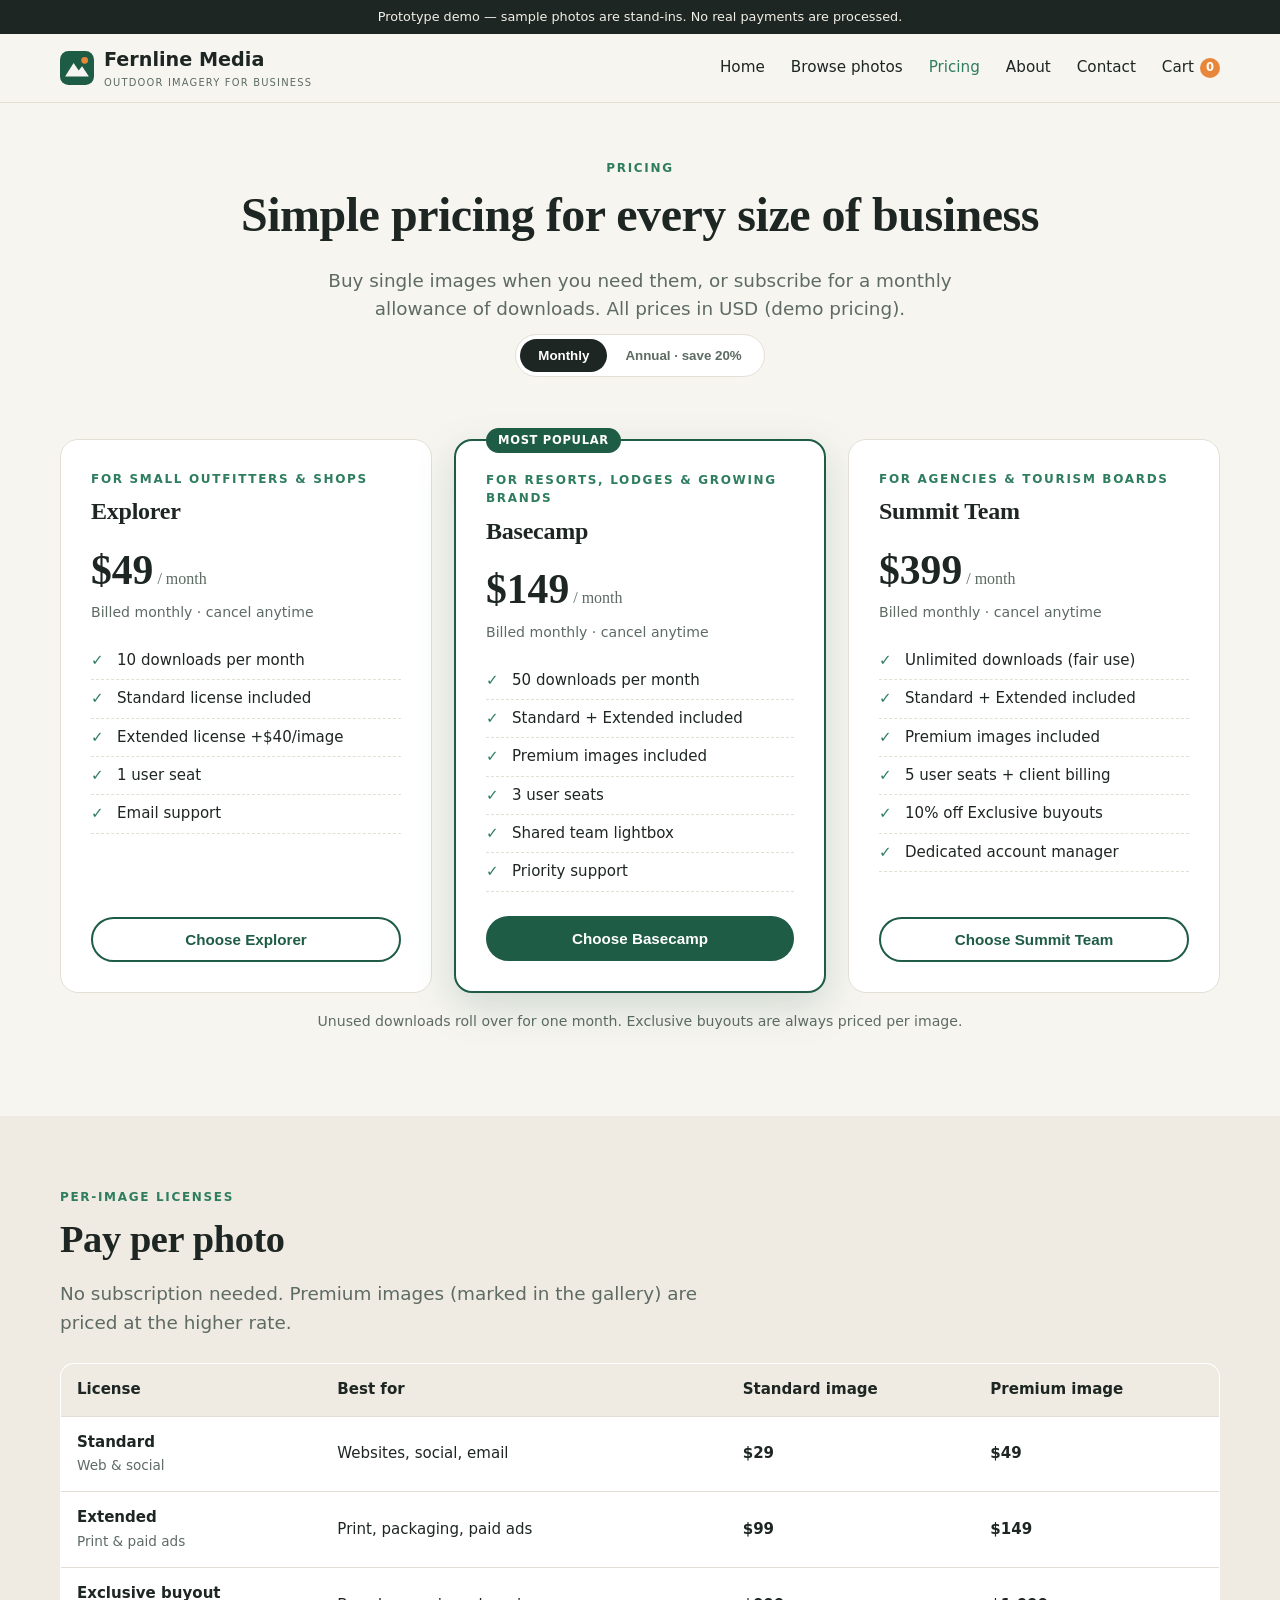
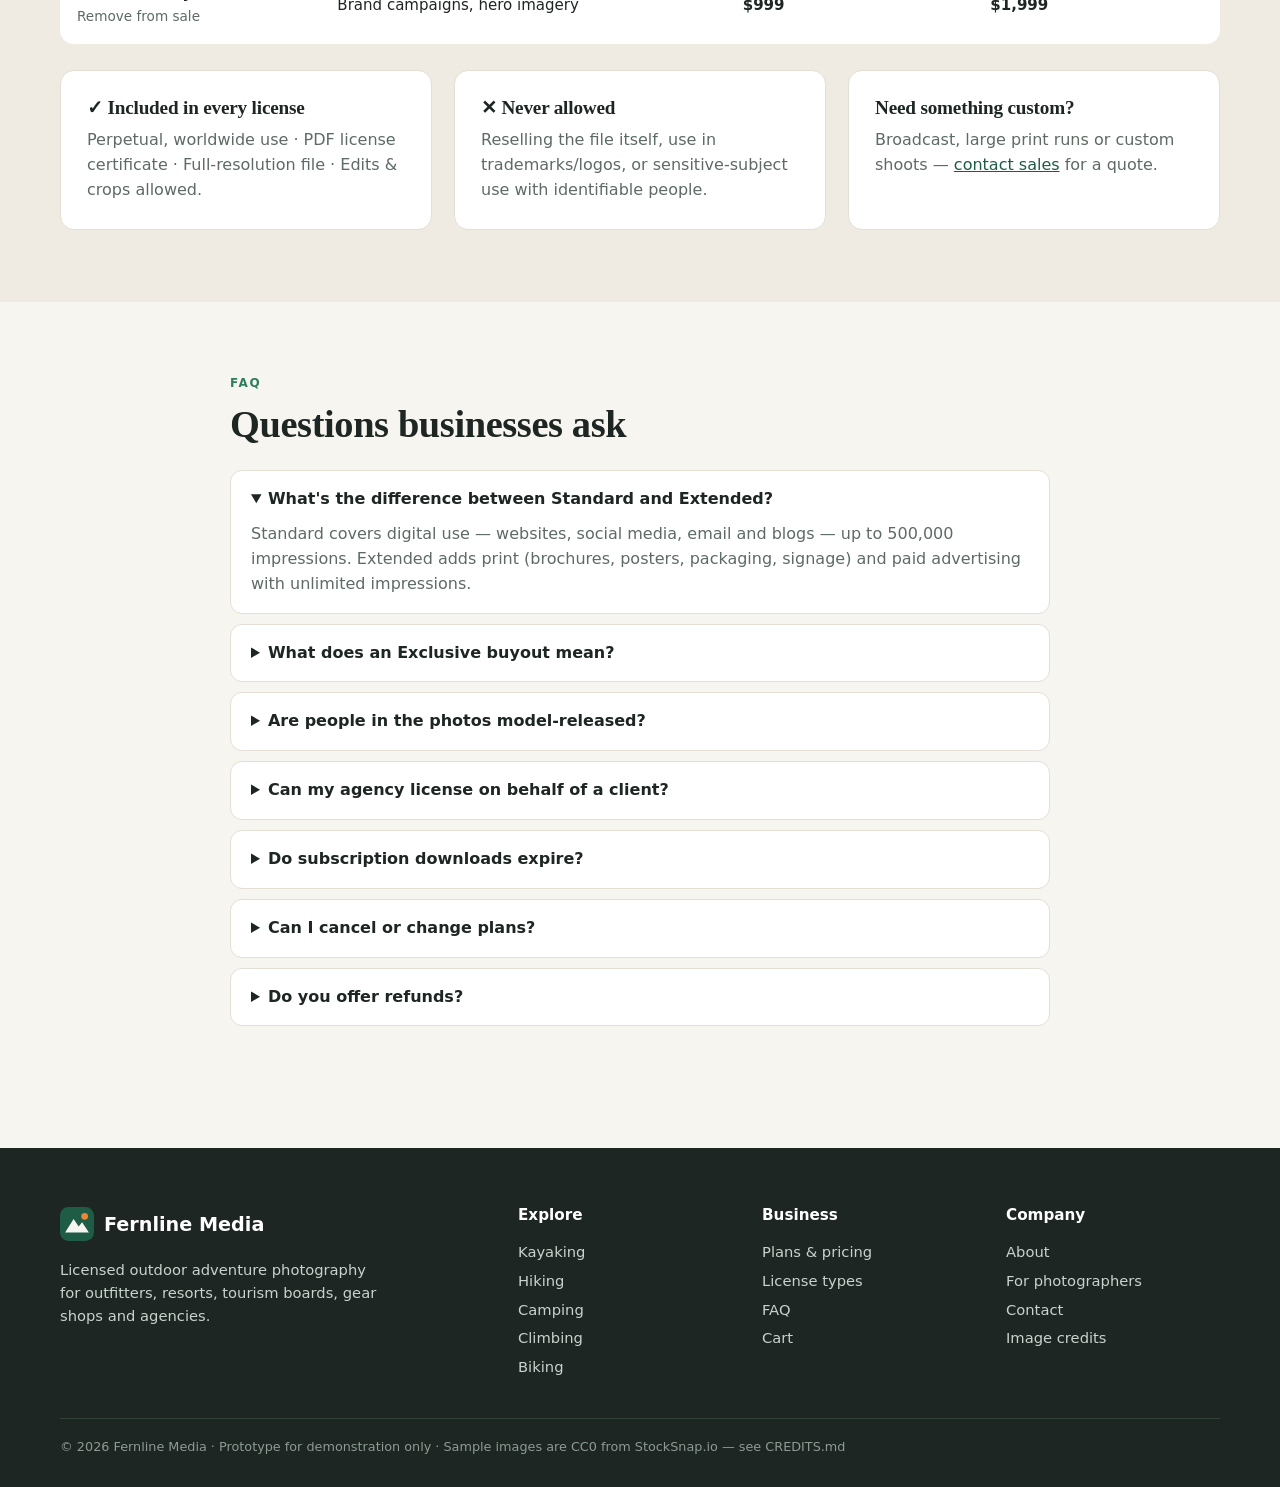
<file: pricing.html>
<!doctype html><html lang="en"><head><meta charset="utf-8"><meta name="viewport" content="width=device-width,initial-scale=1">
<title>Pricing & plans — Fernline Media</title><link rel="icon" href="images/favicon.svg"><link rel="stylesheet" href="css/style.css"></head>
<body data-page="pricing">
<section class="page-head" style="text-align:center"><div class="container">
 <span class="eyebrow">Pricing</span><h1 style="font-size:clamp(2rem,4vw,3rem)">Simple pricing for every size of business</h1>
 <p class="lead" style="margin:0 auto">Buy single images when you need them, or subscribe for a monthly allowance of downloads. All prices in USD (demo pricing).</p>
 <div class="toggle" role="group" aria-label="Billing period"><button class="on" data-bill="monthly">Monthly</button><button data-bill="annual">Annual · save 20%</button></div>
</div></section>
<section style="padding-bottom:70px"><div class="container">
 <div class="plans" id="plans"></div>
 <p style="text-align:center;color:var(--muted);font-size:.88rem;margin-top:18px">Unused downloads roll over for one month. Exclusive buyouts are always priced per image.</p>
</div></section>

<section class="section alt" id="licenses"><div class="container">
 <span class="eyebrow">Per-image licenses</span><h2>Pay per photo</h2>
 <p class="lead">No subscription needed. Premium images (marked in the gallery) are priced at the higher rate.</p>
 <table class="cmp" style="margin-top:26px"><thead><tr><th>License</th><th>Best for</th><th>Standard image</th><th>Premium image</th></tr></thead><tbody id="licRows"></tbody></table>
 <div class="grid g3" style="margin-top:26px">
  <div class="value"><h3>✓ Included in every license</h3><p>Perpetual, worldwide use · PDF license certificate · Full-resolution file · Edits &amp; crops allowed.</p></div>
  <div class="value"><h3>✕ Never allowed</h3><p>Reselling the file itself, use in trademarks/logos, or sensitive-subject use with identifiable people.</p></div>
  <div class="value"><h3>Need something custom?</h3><p>Broadcast, large print runs or custom shoots — <a href="contact.html">contact sales</a> for a quote.</p></div>
 </div>
</div></section>

<section class="section" id="faq"><div class="container" style="max-width:860px">
 <span class="eyebrow">FAQ</span><h2>Questions businesses ask</h2>
 <div class="faq" style="margin-top:24px">
  <details open><summary>What's the difference between Standard and Extended?</summary><p>Standard covers digital use — websites, social media, email and blogs — up to 500,000 impressions. Extended adds print (brochures, posters, packaging, signage) and paid advertising with unlimited impressions.</p></details>
  <details><summary>What does an Exclusive buyout mean?</summary><p>You get Extended rights and we remove the image from sale. Previous non-exclusive licenses sold before your buyout remain valid; we disclose how many existed before you buy.</p></details>
  <details><summary>Are people in the photos model-released?</summary><p>Each image shows its release status. Only released images are cleared for advertising use. (In this prototype, release info is a placeholder.)</p></details>
  <details><summary>Can my agency license on behalf of a client?</summary><p>Yes. Enter your client's business name at checkout and the license certificate is issued to them. Summit Team includes 5 seats for agency staff.</p></details>
  <details><summary>Do subscription downloads expire?</summary><p>Licenses you've downloaded are perpetual even if you cancel. Unused monthly downloads roll over for one month.</p></details>
  <details><summary>Can I cancel or change plans?</summary><p>Yes, anytime from your account. Annual plans are billed upfront and can be cancelled at renewal.</p></details>
  <details><summary>Do you offer refunds?</summary><p>Unused single-image purchases can be refunded within 14 days if the file hasn't been downloaded.</p></details>
 </div>
</div></section>
<script src="js/data.js"></script><script src="js/app.js"></script>
<script>
document.addEventListener("DOMContentLoaded",()=>{
 let bill="monthly";
 const feats={trail:["10 downloads per month","Standard license included","Extended license +$40/image","1 user seat","Email support"],
  basecamp:["50 downloads per month","Standard + Extended included","Premium images included","3 user seats","Shared team lightbox","Priority support"],
  summit:["Unlimited downloads (fair use)","Standard + Extended included","Premium images included","5 user seats + client billing","10% off Exclusive buyouts","Dedicated account manager"]};
 const who={trail:"For small outfitters & shops",basecamp:"For resorts, lodges & growing brands",summit:"For agencies & tourism boards"};
 function draw(){
  document.getElementById("plans").innerHTML=Object.entries(TL.PLANS).map(([k,p])=>`<div class="plan ${k==="basecamp"?"featured":""}">${k==="basecamp"?'<span class="pop">Most popular</span>':""}
   <span class="eyebrow">${who[k]}</span><h3 style="font-size:1.5rem">${p.name}</h3>
   <div class="amt">${TL.money(bill==="annual"?p.annual:p.monthly)}<small> / month</small></div>
   <div style="color:var(--muted);font-size:.88rem">${bill==="annual"?`Billed ${TL.money(p.annual*12)} yearly`:"Billed monthly · cancel anytime"}</div>
   <ul>${feats[k].map(f=>`<li>${f}</li>`).join("")}</ul>
   <button class="btn ${k==="basecamp"?"":"ghost"} block" data-plan="${k}">Choose ${p.name}</button></div>`).join("");
 }
 document.querySelector(".toggle").addEventListener("click",e=>{const b=e.target.closest("[data-bill]");if(!b)return;bill=b.dataset.bill;document.querySelectorAll(".toggle button").forEach(x=>x.classList.toggle("on",x===b));draw()});
 document.getElementById("plans").addEventListener("click",e=>{const b=e.target.closest("[data-plan]");if(!b)return;TL.cart.addPlan(b.dataset.plan,bill);TL.toast(`${TL.PLANS[b.dataset.plan].name} plan (${bill}) added to cart`);setTimeout(()=>location.href="cart.html",700)});
 const best={standard:"Websites, social, email",extended:"Print, packaging, paid ads",exclusive:"Brand campaigns, hero imagery"};
 document.getElementById("licRows").innerHTML=Object.entries(TL.LICENSES).map(([k,l])=>`<tr><td><b>${l.name}</b><br><span style="color:var(--muted);font-size:.85rem">${l.sub}</span></td><td>${best[k]}</td><td><b>${TL.money(l.price[0])}</b></td><td><b>${TL.money(l.price[1])}</b></td></tr>`).join("");
 draw();
});
</script></body></html>
</file>
<file: css/style.css>
:root{--bg:#f7f5f0;--ink:#1d2622;--muted:#5d6b64;--brand:#1f5c46;--brand-2:#2f7d5f;--accent:#e8873a;--card:#fff;--line:#e3dfd5;--radius:14px;--shadow:0 6px 24px rgba(20,40,30,.08);--max:1200px}
*{box-sizing:border-box}html{scroll-behavior:smooth}
body{margin:0;font-family:"Inter",system-ui,-apple-system,"Segoe UI",Roboto,Helvetica,Arial,sans-serif;background:var(--bg);color:var(--ink);line-height:1.55}
img{max-width:100%;display:block}a{color:var(--brand)}
h1,h2,h3{font-family:Georgia,"Times New Roman",serif;line-height:1.15;margin:0 0 .5em;letter-spacing:-.01em}
h1{font-size:clamp(2.2rem,5vw,3.8rem)}h2{font-size:clamp(1.7rem,3vw,2.4rem)}h3{font-size:1.2rem}
.container{max-width:var(--max);margin:0 auto;padding:0 20px}
.section{padding:72px 0}.section.alt{background:#efebe2}
.eyebrow{text-transform:uppercase;letter-spacing:.14em;font-size:.75rem;font-weight:700;color:var(--brand-2);margin-bottom:10px;display:block}
.lead{font-size:1.15rem;color:var(--muted);max-width:640px}
.btn{display:inline-flex;align-items:center;gap:8px;padding:12px 22px;border-radius:999px;border:2px solid var(--brand);background:var(--brand);color:#fff;font-weight:600;text-decoration:none;cursor:pointer;font-size:.95rem;transition:.15s}
.btn:hover{background:var(--brand-2);border-color:var(--brand-2)}
.btn.ghost{background:transparent;color:var(--brand)}.btn.ghost:hover{background:var(--brand);color:#fff}
.btn.light{background:#fff;color:var(--ink);border-color:#fff}.btn.light.ghost{background:transparent;color:#fff}
.btn.accent{background:var(--accent);border-color:var(--accent)}
.btn.small{padding:8px 14px;font-size:.85rem}.btn.block{width:100%;justify-content:center}
/* demo banner + header */
.demo-bar{background:var(--ink);color:#f2efe7;text-align:center;font-size:.8rem;padding:7px 12px}
.site-header{position:sticky;top:0;z-index:50;background:rgba(247,245,240,.92);backdrop-filter:blur(10px);border-bottom:1px solid var(--line)}
.nav{display:flex;align-items:center;justify-content:space-between;height:68px}
.logo{display:flex;align-items:center;gap:10px;font-weight:800;font-size:1.2rem;color:var(--ink);text-decoration:none}
.logo svg{width:34px;height:34px}
.logo small{display:block;font-weight:500;font-size:.62rem;letter-spacing:.12em;text-transform:uppercase;color:var(--muted)}
.nav-links{display:flex;gap:26px;align-items:center}
.nav-links a{text-decoration:none;color:var(--ink);font-weight:500;font-size:.95rem}
.nav-links a.active,.nav-links a:hover{color:var(--brand-2)}
.cart-link{position:relative;display:inline-flex;align-items:center;gap:6px}
.cart-count{background:var(--accent);color:#fff;border-radius:999px;font-size:.72rem;font-weight:700;min-width:20px;height:20px;display:inline-grid;place-items:center;padding:0 6px}
.menu-btn{display:none;background:none;border:0;font-size:1.6rem;cursor:pointer}
/* hero */
.hero{position:relative;min-height:620px;display:flex;align-items:center;color:#fff;overflow:hidden}
.hero-bg{position:absolute;inset:0;background-size:cover;background-position:center}
.hero-bg::after{content:"";position:absolute;inset:0;background:linear-gradient(100deg,rgba(10,25,18,.82) 0%,rgba(10,25,18,.55) 45%,rgba(10,25,18,.15) 100%)}
.hero .container{position:relative;z-index:1}
.hero p{font-size:1.2rem;max-width:560px;color:#e9efe9}
.hero .eyebrow{color:#ffc58f}
.hero-cta{display:flex;gap:12px;flex-wrap:wrap;margin-top:26px}
.hero-stats{display:flex;gap:40px;margin-top:44px;flex-wrap:wrap}
.hero-stats b{display:block;font-size:1.6rem;font-family:Georgia,serif}.hero-stats span{font-size:.85rem;color:#cfdcd4}
/* grids */
.grid{display:grid;gap:22px}
.g3{grid-template-columns:repeat(3,1fr)}.g4{grid-template-columns:repeat(4,1fr)}.g2{grid-template-columns:repeat(2,1fr)}
.value{background:var(--card);border:1px solid var(--line);border-radius:var(--radius);padding:26px}
.value .ic{width:46px;height:46px;border-radius:12px;background:#e3efe8;display:grid;place-items:center;font-size:1.4rem;margin-bottom:14px}
.value p{color:var(--muted);margin:0}
.section-head{display:flex;justify-content:space-between;align-items:end;gap:20px;margin-bottom:30px;flex-wrap:wrap}
.collection{position:relative;border-radius:var(--radius);overflow:hidden;aspect-ratio:4/5;color:#fff;text-decoration:none;display:block;box-shadow:var(--shadow)}
.collection img{width:100%;height:100%;object-fit:cover;transition:transform .5s}
.collection:hover img{transform:scale(1.06)}
.collection .ov{position:absolute;inset:0;background:linear-gradient(to top,rgba(0,0,0,.7),transparent 55%);display:flex;flex-direction:column;justify-content:flex-end;padding:18px}
.collection h3{margin:0;color:#fff}.collection span{font-size:.85rem;color:#e6e6e6}
.steps{counter-reset:s}.step{background:var(--card);border-radius:var(--radius);padding:26px;border:1px solid var(--line);position:relative}
.step::before{counter-increment:s;content:counter(s);position:absolute;top:-16px;left:22px;width:34px;height:34px;border-radius:50%;background:var(--accent);color:#fff;font-weight:700;display:grid;place-items:center}
.step p{color:var(--muted);margin:0}.step h3{margin-top:8px}
.tier-strip{display:grid;grid-template-columns:repeat(3,1fr);gap:18px;margin-top:34px}
.tier{background:#fff;border:1px solid var(--line);border-radius:var(--radius);padding:22px}
.tier .price{font-size:1.6rem;font-weight:800;color:var(--brand)}
.tier ul{padding-left:18px;color:var(--muted);margin:10px 0 0;font-size:.92rem}
.quote{background:#fff;border-radius:var(--radius);padding:26px;border:1px solid var(--line);position:relative}
.quote p{font-family:Georgia,serif;font-size:1.08rem;margin-top:0}
.quote .who{display:flex;align-items:center;gap:12px;font-size:.9rem;color:var(--muted)}
.quote .av{width:40px;height:40px;border-radius:50%;background:var(--brand);color:#fff;display:grid;place-items:center;font-weight:700}
.sample-tag{position:absolute;top:14px;right:14px;font-size:.66rem;font-weight:700;text-transform:uppercase;letter-spacing:.08em;background:#fff3e6;color:#a4561a;border:1px solid #f3cfa9;border-radius:6px;padding:3px 7px}
.cta-band{background:linear-gradient(120deg,var(--brand),#163f31);color:#fff;border-radius:22px;padding:56px;display:flex;justify-content:space-between;align-items:center;gap:30px;flex-wrap:wrap}
.cta-band p{color:#d5e4db;margin:0}
.logos{display:flex;gap:40px;flex-wrap:wrap;justify-content:center;opacity:.6;font-weight:700;letter-spacing:.06em;color:var(--muted);font-size:.95rem}
/* gallery */
.page-head{padding:56px 0 28px}
.toolbar{display:flex;gap:14px;flex-wrap:wrap;align-items:center;margin-bottom:26px}
.search{flex:1;min-width:220px;position:relative}
.search input{width:100%;padding:13px 16px 13px 42px;border-radius:999px;border:1px solid var(--line);font-size:1rem;background:#fff}
.search::before{content:"⌕";position:absolute;left:16px;top:50%;transform:translateY(-52%);font-size:1.3rem;color:var(--muted)}
.chips{display:flex;gap:8px;flex-wrap:wrap}
.chip{border:1px solid var(--line);background:#fff;border-radius:999px;padding:8px 14px;cursor:pointer;font-size:.88rem;font-weight:500;color:var(--ink)}
.chip.active{background:var(--ink);color:#fff;border-color:var(--ink)}
select{padding:11px 14px;border-radius:999px;border:1px solid var(--line);background:#fff;font-size:.9rem}
.result-count{color:var(--muted);font-size:.9rem;margin-bottom:14px}
.photo-grid{display:grid;grid-template-columns:repeat(auto-fill,minmax(270px,1fr));gap:22px}
.card{background:#fff;border-radius:var(--radius);overflow:hidden;border:1px solid var(--line);box-shadow:var(--shadow);display:flex;flex-direction:column;transition:transform .2s}
.card:hover{transform:translateY(-3px)}
.card .thumb{position:relative;aspect-ratio:3/2;overflow:hidden;cursor:zoom-in;background:#ddd}
.card .thumb img{width:100%;height:100%;object-fit:cover}
.badge{position:absolute;top:10px;left:10px;background:rgba(255,255,255,.92);color:var(--ink);font-size:.72rem;font-weight:700;padding:4px 9px;border-radius:999px;text-transform:capitalize}
.badge.prem{left:auto;right:10px;background:var(--accent);color:#fff}
.wm{position:absolute;inset:0;display:grid;place-items:center;color:rgba(255,255,255,.35);font-weight:800;letter-spacing:.3em;font-size:1rem;pointer-events:none;text-transform:uppercase}
.card .body{padding:14px 16px 16px;display:flex;flex-direction:column;gap:8px;flex:1}
.card h3{font-family:inherit;font-size:1.02rem;margin:0;font-weight:700}
.card .by{font-size:.84rem;color:var(--muted)}
.prices{display:flex;gap:6px;flex-wrap:wrap}
.prices span{font-size:.75rem;background:#f1eee6;border-radius:6px;padding:4px 7px;color:var(--ink)}
.prices b{color:var(--brand)}
.card .actions{display:flex;gap:8px;margin-top:auto;padding-top:6px}
.empty{text-align:center;padding:60px;color:var(--muted)}
/* modal */
.modal{position:fixed;inset:0;background:rgba(10,18,14,.72);z-index:100;display:none;align-items:center;justify-content:center;padding:20px}
.modal.open{display:flex}
.modal-box{background:#fff;border-radius:18px;max-width:1040px;width:100%;max-height:92vh;overflow:auto;display:grid;grid-template-columns:1.35fr 1fr}
.modal-img{position:relative;background:#111;display:flex;align-items:center}
.modal-img img{width:100%;height:100%;object-fit:contain;max-height:92vh}
.modal-info{padding:28px;position:relative}
.close{position:absolute;top:12px;right:14px;background:#f1eee6;border:0;width:36px;height:36px;border-radius:50%;font-size:1.2rem;cursor:pointer}
.lic{display:block;border:2px solid var(--line);border-radius:12px;padding:12px 14px;margin-bottom:10px;cursor:pointer}
.lic:has(input:checked){border-color:var(--brand);background:#f1f7f3}
.lic input{margin-right:8px;accent-color:var(--brand)}
.lic .row{display:flex;justify-content:space-between;font-weight:700}
.lic small{display:block;color:var(--muted);margin-left:24px;margin-top:2px}
.meta{font-size:.85rem;color:var(--muted);display:grid;grid-template-columns:auto 1fr;gap:4px 12px;margin:14px 0}
.meta b{color:var(--ink);font-weight:600}
/* pricing */
.plans{display:grid;grid-template-columns:repeat(3,1fr);gap:22px;align-items:stretch}
.plan{background:#fff;border:1px solid var(--line);border-radius:18px;padding:30px;display:flex;flex-direction:column;position:relative}
.plan.featured{border:2px solid var(--brand);box-shadow:0 14px 40px rgba(31,92,70,.18)}
.plan .pop{position:absolute;top:-13px;left:30px;background:var(--brand);color:#fff;font-size:.72rem;font-weight:700;padding:4px 12px;border-radius:999px;text-transform:uppercase;letter-spacing:.06em}
.plan .amt{font-size:2.6rem;font-weight:800;font-family:Georgia,serif}.plan .amt small{font-size:1rem;color:var(--muted);font-family:inherit;font-weight:500}
.plan ul{list-style:none;padding:0;margin:18px 0 24px;flex:1}
.plan li{padding:7px 0 7px 26px;position:relative;border-bottom:1px dashed var(--line);font-size:.94rem}
.plan li::before{content:"✓";position:absolute;left:0;color:var(--brand-2);font-weight:800}
.toggle{display:inline-flex;background:#fff;border:1px solid var(--line);border-radius:999px;padding:4px;margin:10px 0 34px}
.toggle button{border:0;background:none;padding:9px 18px;border-radius:999px;cursor:pointer;font-weight:600;color:var(--muted)}
.toggle button.on{background:var(--ink);color:#fff}
table.cmp{width:100%;border-collapse:collapse;background:#fff;border-radius:var(--radius);overflow:hidden;border:1px solid var(--line)}
table.cmp th,table.cmp td{padding:14px 16px;text-align:left;border-bottom:1px solid var(--line);font-size:.94rem}
table.cmp th{background:#efebe2}
.faq details{background:#fff;border:1px solid var(--line);border-radius:12px;padding:16px 20px;margin-bottom:10px}
.faq summary{font-weight:700;cursor:pointer}.faq p{color:var(--muted);margin:10px 0 0}
/* cart / checkout */
.cart-layout{display:grid;grid-template-columns:1.7fr 1fr;gap:30px;align-items:start}
.cart-item{display:grid;grid-template-columns:120px 1fr auto;gap:16px;background:#fff;border:1px solid var(--line);border-radius:var(--radius);padding:14px;margin-bottom:12px;align-items:center}
.cart-item img{width:120px;height:80px;object-fit:cover;border-radius:8px}
.cart-item select{padding:7px 10px;font-size:.85rem;margin-top:6px}
.link-btn{background:none;border:0;color:#b23b2a;cursor:pointer;font-size:.85rem;padding:0;margin-top:6px}
.summary{background:#fff;border:1px solid var(--line);border-radius:var(--radius);padding:24px;position:sticky;top:90px}
.summary .line{display:flex;justify-content:space-between;padding:6px 0;color:var(--muted)}
.summary .total{border-top:1px solid var(--line);margin-top:8px;padding-top:12px;font-weight:800;color:var(--ink);font-size:1.15rem}
.notice{background:#fff7ec;border:1px solid #f3cfa9;color:#7a4314;border-radius:12px;padding:14px 16px;font-size:.92rem;margin-bottom:20px}
.notice.ok{background:#eaf5ef;border-color:#b9dcc8;color:#1f5c46}
form .field{margin-bottom:14px}
form label{display:block;font-weight:600;font-size:.88rem;margin-bottom:6px}
form input,form textarea,form select{width:100%;padding:12px 14px;border:1px solid var(--line);border-radius:10px;font:inherit;background:#fff}
form .two{display:grid;grid-template-columns:1fr 1fr;gap:14px}
.stripe-box{border:2px dashed #b8b2a4;border-radius:12px;padding:18px;background:#faf8f3}
.stripe-box .fake{background:#fff;border:1px solid var(--line);border-radius:8px;padding:12px;color:#9a9a9a;font-family:monospace;margin-top:8px}
/* about/contact */
.split{display:grid;grid-template-columns:1fr 1fr;gap:50px;align-items:center}
.split img{border-radius:18px;box-shadow:var(--shadow);aspect-ratio:4/3;object-fit:cover;width:100%}
.contact-card{background:#fff;border:1px solid var(--line);border-radius:18px;padding:30px}
/* footer */
footer{background:var(--ink);color:#c9d3cd;padding:56px 0 30px;margin-top:40px}
footer a{color:#c9d3cd;text-decoration:none;display:block;padding:3px 0;font-size:.92rem}footer a:hover{color:#fff}
footer h4{color:#fff;margin:0 0 10px;font-size:.95rem}
.foot-grid{display:grid;grid-template-columns:2fr 1fr 1fr 1fr;gap:30px}
.foot-bottom{border-top:1px solid #34413a;margin-top:36px;padding-top:18px;font-size:.8rem;color:#8d9b93}
.toast{position:fixed;bottom:24px;left:50%;transform:translateX(-50%) translateY(120px);background:var(--ink);color:#fff;padding:13px 20px;border-radius:999px;z-index:200;transition:.3s;font-size:.92rem}
.toast.show{transform:translateX(-50%) translateY(0)}
@media (max-width:960px){.g4{grid-template-columns:repeat(2,1fr)}.g3,.tier-strip,.plans{grid-template-columns:1fr}.modal-box{grid-template-columns:1fr}.cart-layout,.split{grid-template-columns:1fr}.foot-grid{grid-template-columns:1fr 1fr}.summary{position:static}}
@media (max-width:760px){.menu-btn{display:block}.nav-links{display:none;position:absolute;top:68px;left:0;right:0;background:var(--bg);flex-direction:column;padding:20px;border-bottom:1px solid var(--line);gap:16px}.nav-links.open{display:flex}.hero{min-height:540px}.cta-band{padding:34px}.g2{grid-template-columns:1fr}form .two{grid-template-columns:1fr}.cart-item{grid-template-columns:80px 1fr}.cart-item img{width:80px;height:60px}.cart-item .amt{grid-column:2}}
.card .actions .btn{flex:1;justify-content:center;white-space:nowrap;padding:8px 10px}
.lic input{width:auto;padding:0;margin:0 8px 0 0}
.hero{padding:70px 0}
@media (max-width:760px){.g4{grid-template-columns:1fr}.hero{padding:50px 0}.hero-stats{gap:24px}}
.btn:disabled{opacity:.5;cursor:not-allowed}
</file>
